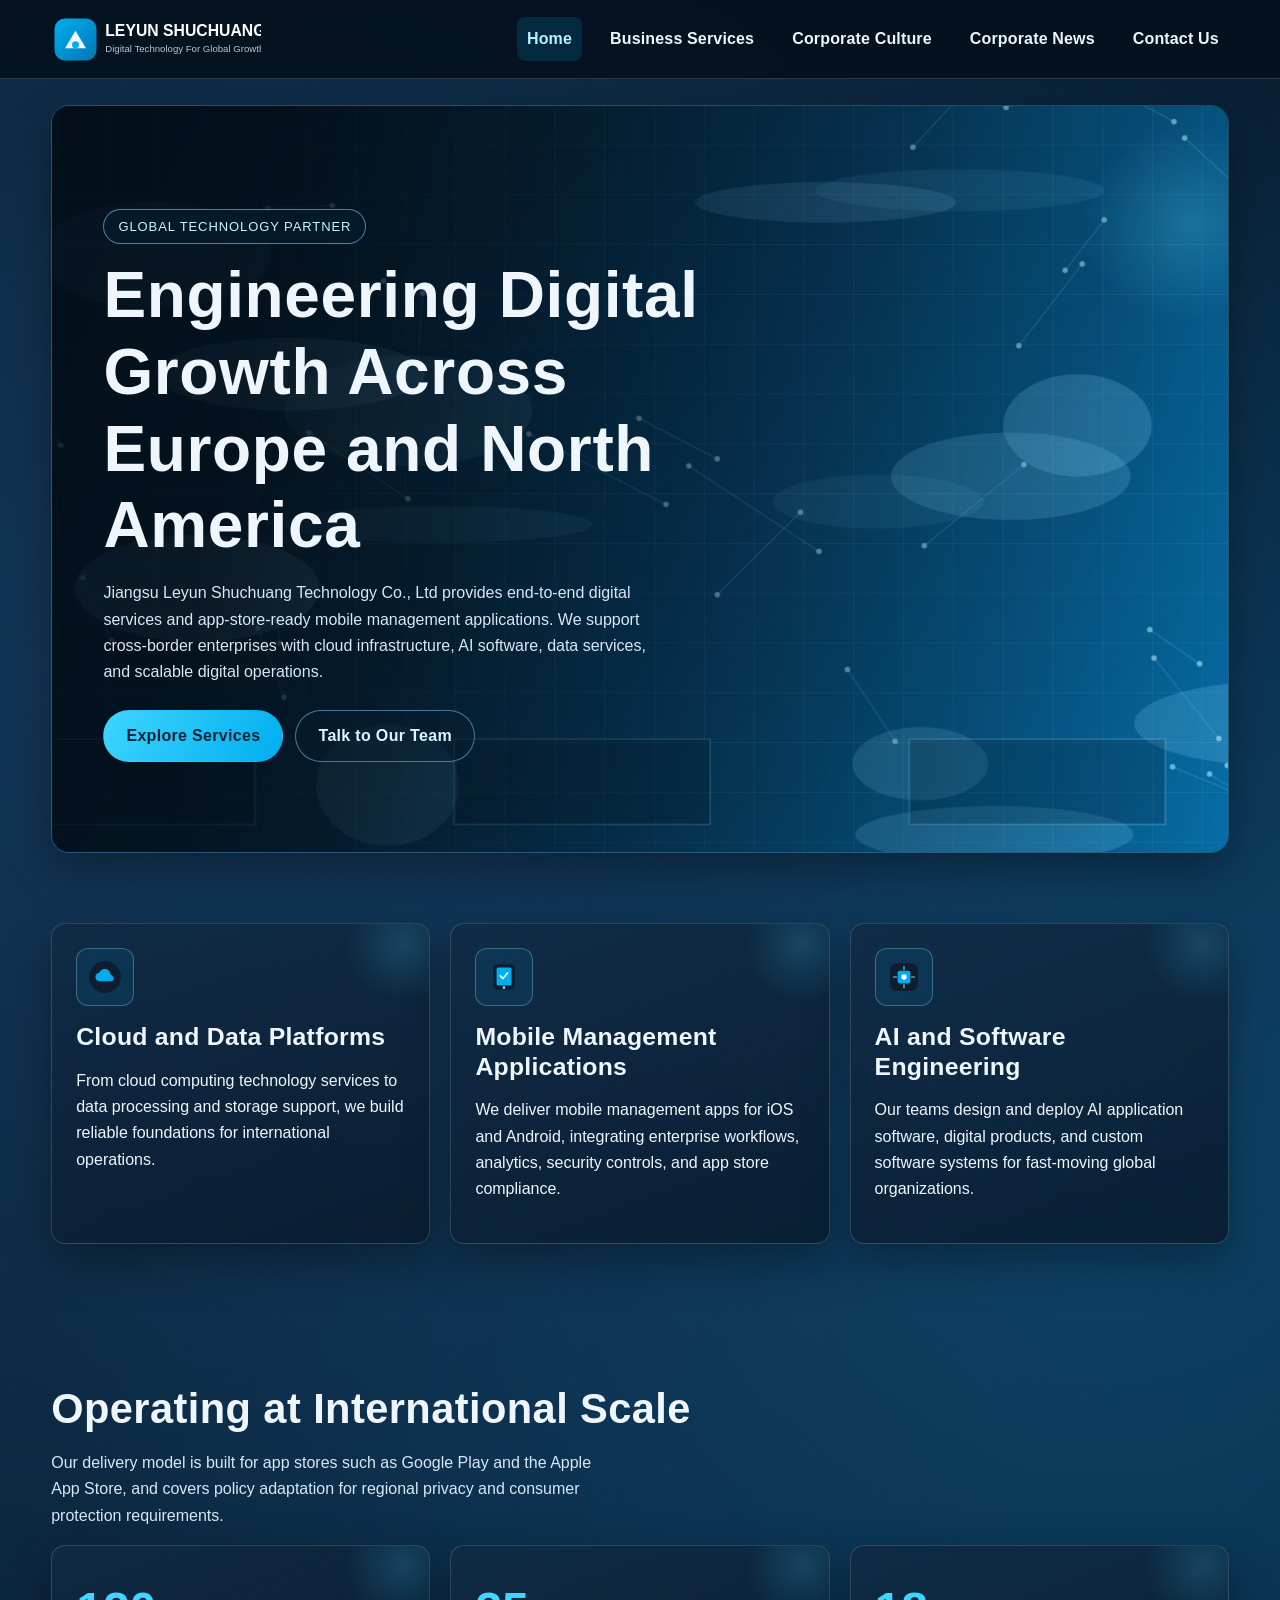
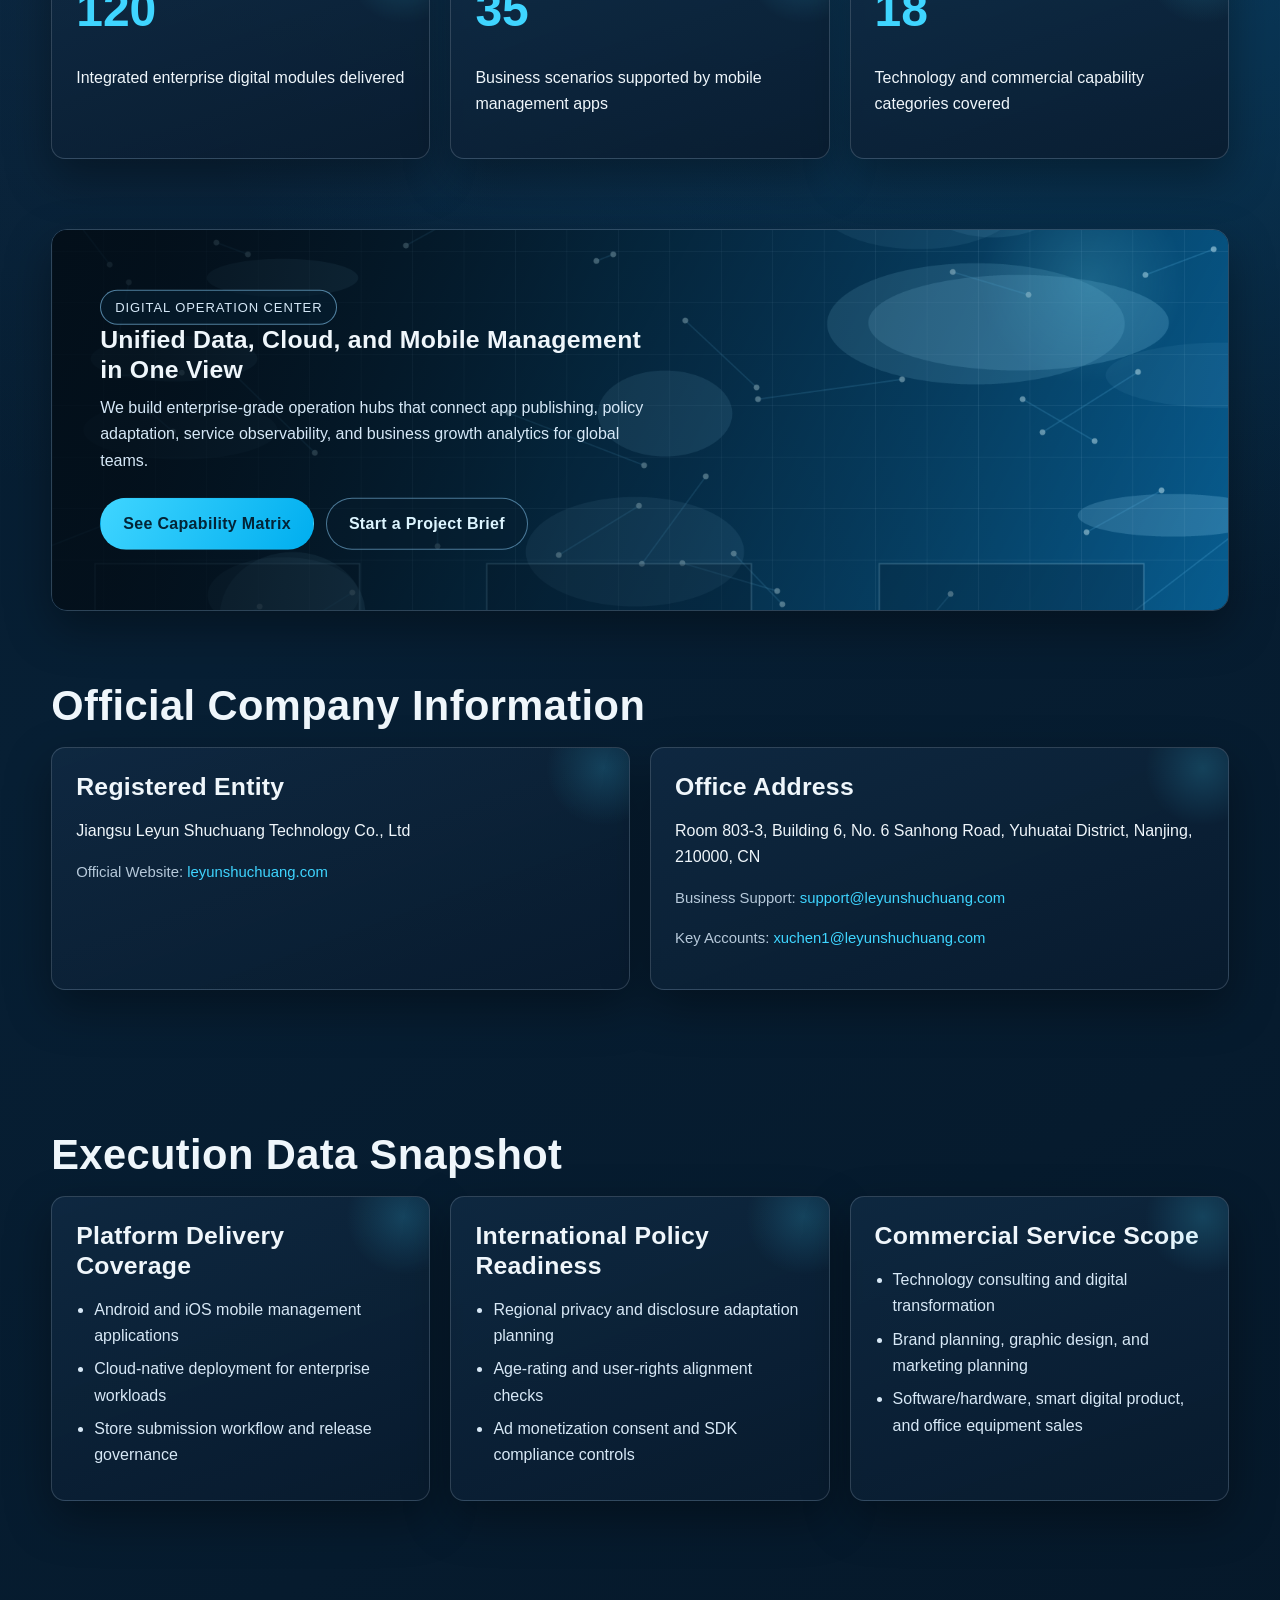
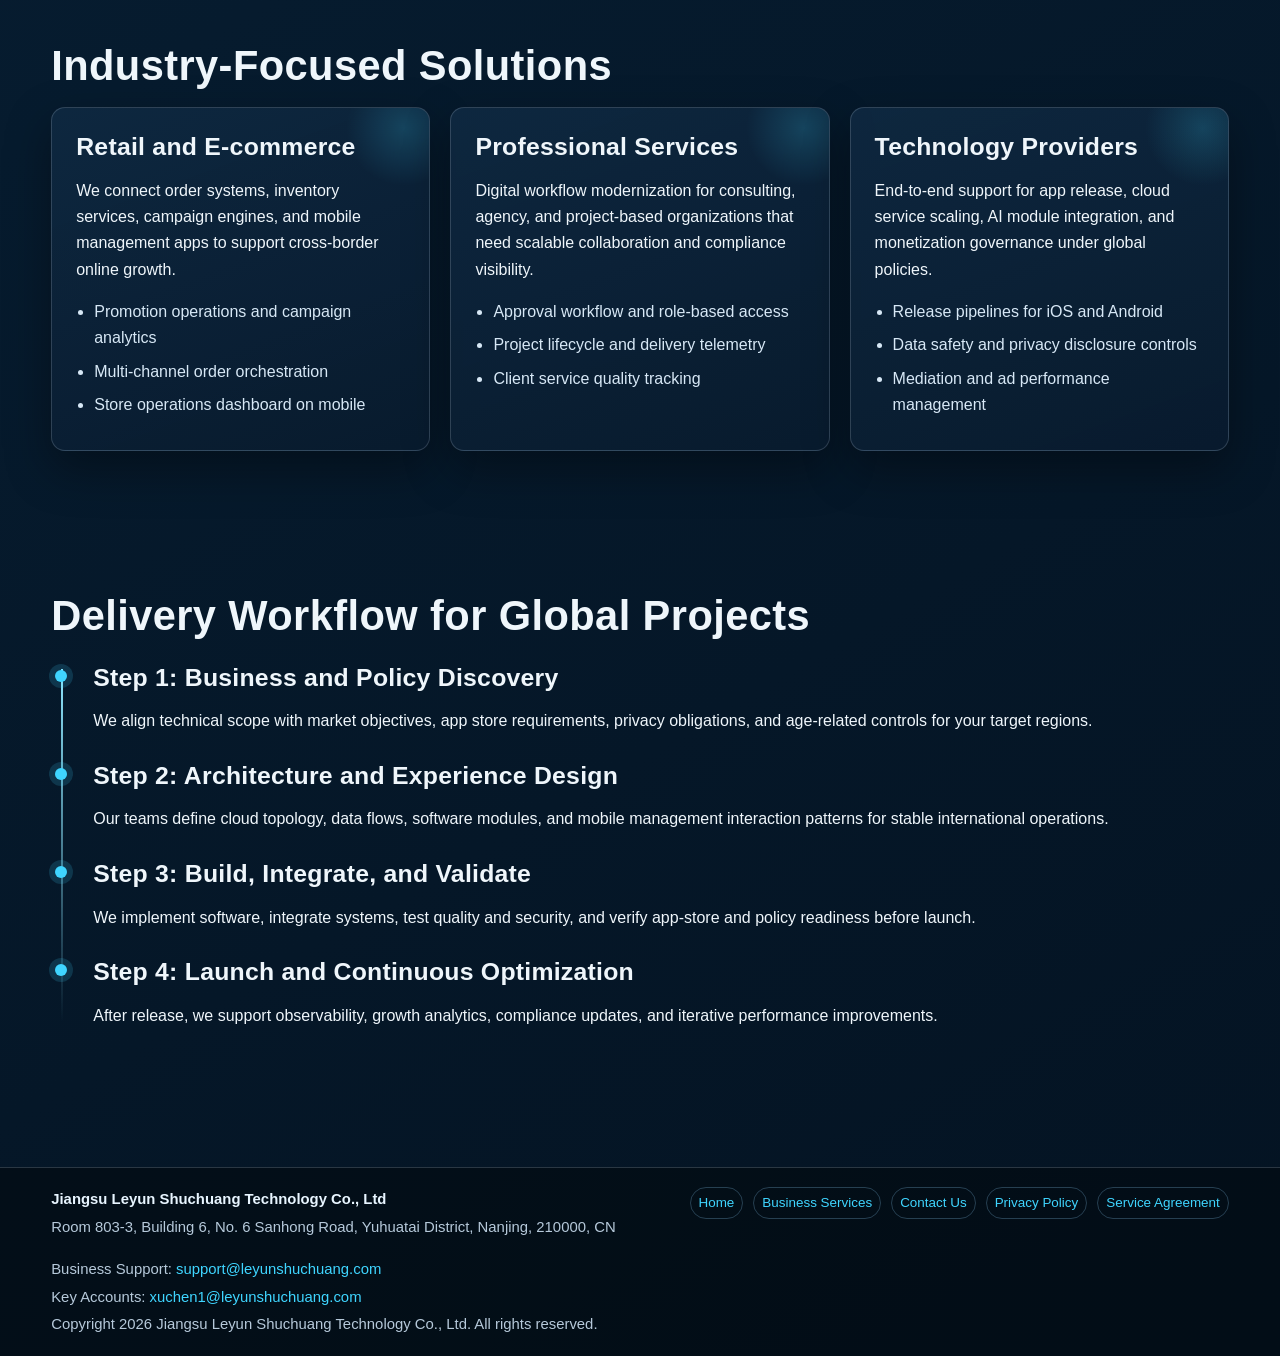
<file: index.html>
<!DOCTYPE html>
<html lang="en">
<head>
  <meta charset="UTF-8">
  <meta http-equiv="X-UA-Compatible" content="IE=edge">
  <meta name="viewport" content="width=device-width, initial-scale=1.0">
  <title>Leyun Shuchuang | Global Digital Technology Company</title>
  <meta name="description" content="Jiangsu Leyun Shuchuang Technology Co., Ltd delivers cloud, big data, software, AI, digital transformation, and mobile management applications for EU and North American markets.">
  <meta name="robots" content="index,follow,max-image-preview:large,max-snippet:-1,max-video-preview:-1">
  <meta name="theme-color" content="#061a2b">
  <link rel="canonical" href="https://leyunshuchuang.com/">
  <meta property="og:type" content="website">
  <meta property="og:title" content="Leyun Shuchuang | Global Digital Technology Company">
  <meta property="og:description" content="Enterprise-grade digital technology services and mobile management applications for global businesses.">
  <meta property="og:url" content="https://leyunshuchuang.com/">
  <meta property="og:image" content="https://leyunshuchuang.com/images/hero-tech.png">
  <meta name="twitter:card" content="summary_large_image">
  <meta name="twitter:title" content="Leyun Shuchuang | Global Digital Technology Company">
  <meta name="twitter:description" content="Cloud, AI, software, data, and mobile management solutions for modern enterprises.">
  <meta name="twitter:image" content="https://leyunshuchuang.com/images/hero-tech.png">
  <link rel="stylesheet" href="css/style.css">
  <script type="application/ld+json">
    {
      "@context": "https://schema.org",
      "@type": "Organization",
      "name": "Jiangsu Leyun Shuchuang Technology Co., Ltd",
      "url": "https://leyunshuchuang.com",
      "logo": "https://leyunshuchuang.com/images/logo.svg",
      "contactPoint": [
        {
          "@type": "ContactPoint",
          "contactType": "Business Support",
          "email": "support@leyunshuchuang.com",
          "availableLanguage": ["English"]
        },
        {
          "@type": "ContactPoint",
          "contactType": "Key Accounts",
          "email": "xuchen1@leyunshuchuang.com",
          "availableLanguage": ["English"]
        }
      ],
      "address": {
        "@type": "PostalAddress",
        "streetAddress": "Room 803-3, Building 6, No. 6 Sanhong Road",
        "addressLocality": "Nanjing",
        "addressRegion": "Yuhuatai District",
        "postalCode": "210000",
        "addressCountry": "CN"
      }
    }
  </script>
</head>
<body>
  <a class="skip-link" href="#main-content">Skip to content</a>
  <header class="site-header">
    <div class="nav-shell">
      <a class="brand" href="index.html" aria-label="Leyun Shuchuang Home">
        <img src="images/logo.svg" alt="Jiangsu Leyun Shuchuang Technology Co., Ltd">
      </a>
      <button class="menu-toggle" aria-expanded="false" aria-controls="primary-nav">Menu</button>
      <nav id="primary-nav" class="nav-links" aria-label="Main navigation">
        <a class="active" href="index.html">Home</a>
        <a href="services.html">Business Services</a>
        <a href="culture.html">Corporate Culture</a>
        <a href="news.html">Corporate News</a>
        <a href="contact.html">Contact Us</a>
      </nav>
    </div>
  </header>

  <main id="main-content">
    <section class="hero">
      <img class="hero-bg" src="images/hero-tech.png" alt="Global digital technology operations">
      <div class="hero-content">
        <p class="eyebrow">Global Technology Partner</p>
        <h1>Engineering Digital Growth Across Europe and North America</h1>
        <p class="lead">Jiangsu Leyun Shuchuang Technology Co., Ltd provides end-to-end digital services and app-store-ready mobile management applications. We support cross-border enterprises with cloud infrastructure, AI software, data services, and scalable digital operations.</p>
        <div class="btn-row">
          <a class="btn btn-primary" href="services.html">Explore Services</a>
          <a class="btn btn-ghost" href="contact.html">Talk to Our Team</a>
        </div>
      </div>
    </section>

    <section class="section reveal">
      <div class="grid grid-3 stagger">
        <article class="card">
          <div class="icon-chip"><img src="images/icon-cloud.svg" width="34" height="34" alt="Cloud icon"></div>
          <h3>Cloud and Data Platforms</h3>
          <p>From cloud computing technology services to data processing and storage support, we build reliable foundations for international operations.</p>
        </article>
        <article class="card">
          <div class="icon-chip"><img src="images/icon-mobile.svg" width="34" height="34" alt="Mobile icon"></div>
          <h3>Mobile Management Applications</h3>
          <p>We deliver mobile management apps for iOS and Android, integrating enterprise workflows, analytics, security controls, and app store compliance.</p>
        </article>
        <article class="card">
          <div class="icon-chip"><img src="images/icon-ai.svg" width="34" height="34" alt="AI icon"></div>
          <h3>AI and Software Engineering</h3>
          <p>Our teams design and deploy AI application software, digital products, and custom software systems for fast-moving global organizations.</p>
        </article>
      </div>
    </section>

    <section class="section reveal">
      <h2>Operating at International Scale</h2>
      <p class="lead">Our delivery model is built for app stores such as Google Play and the Apple App Store, and covers policy adaptation for regional privacy and consumer protection requirements.</p>
      <div class="grid grid-3 stagger">
        <article class="card">
          <div class="kpi" data-counter="120">0</div>
          <p>Integrated enterprise digital modules delivered</p>
        </article>
        <article class="card">
          <div class="kpi" data-counter="35">0</div>
          <p>Business scenarios supported by mobile management apps</p>
        </article>
        <article class="card">
          <div class="kpi" data-counter="18">0</div>
          <p>Technology and commercial capability categories covered</p>
        </article>
      </div>
    </section>

    <section class="banner banner-overlay reveal">
      <img src="images/home-data-hub.png" alt="Enterprise digital operation center visual">
      <div class="banner-content">
        <p class="eyebrow">Digital Operation Center</p>
        <h3>Unified Data, Cloud, and Mobile Management in One View</h3>
        <p>We build enterprise-grade operation hubs that connect app publishing, policy adaptation, service observability, and business growth analytics for global teams.</p>
        <div class="btn-row">
          <a class="btn btn-primary" href="services.html">See Capability Matrix</a>
          <a class="btn btn-ghost" href="contact.html">Start a Project Brief</a>
        </div>
      </div>
    </section>

    <section class="section reveal">
      <h2>Official Company Information</h2>
      <div class="grid grid-2">
        <article class="card">
          <h3>Registered Entity</h3>
          <p>Jiangsu Leyun Shuchuang Technology Co., Ltd</p>
          <p class="small">Official Website: <a href="https://leyunshuchuang.com" target="_blank" rel="noopener">leyunshuchuang.com</a></p>
        </article>
        <article class="card">
          <h3>Office Address</h3>
          <p>Room 803-3, Building 6, No. 6 Sanhong Road, Yuhuatai District, Nanjing, 210000, CN</p>
          <p class="small">Business Support: <a href="mailto:support@leyunshuchuang.com">support@leyunshuchuang.com</a></p>
          <p class="small">Key Accounts: <a href="mailto:xuchen1@leyunshuchuang.com">xuchen1@leyunshuchuang.com</a></p>
        </article>
      </div>
    </section>

    <section class="section reveal">
      <h2>Execution Data Snapshot</h2>
      <div class="grid grid-3 stagger">
        <article class="card">
          <h3>Platform Delivery Coverage</h3>
          <ul class="data-list">
            <li>Android and iOS mobile management applications</li>
            <li>Cloud-native deployment for enterprise workloads</li>
            <li>Store submission workflow and release governance</li>
          </ul>
        </article>
        <article class="card">
          <h3>International Policy Readiness</h3>
          <ul class="data-list">
            <li>Regional privacy and disclosure adaptation planning</li>
            <li>Age-rating and user-rights alignment checks</li>
            <li>Ad monetization consent and SDK compliance controls</li>
          </ul>
        </article>
        <article class="card">
          <h3>Commercial Service Scope</h3>
          <ul class="data-list">
            <li>Technology consulting and digital transformation</li>
            <li>Brand planning, graphic design, and marketing planning</li>
            <li>Software/hardware, smart digital product, and office equipment sales</li>
          </ul>
        </article>
      </div>
    </section>

    <section class="section reveal">
      <h2>Industry-Focused Solutions</h2>
      <div class="grid grid-3 stagger">
        <article class="card">
          <h3>Retail and E-commerce</h3>
          <p>We connect order systems, inventory services, campaign engines, and mobile management apps to support cross-border online growth.</p>
          <ul class="data-list">
            <li>Promotion operations and campaign analytics</li>
            <li>Multi-channel order orchestration</li>
            <li>Store operations dashboard on mobile</li>
          </ul>
        </article>
        <article class="card">
          <h3>Professional Services</h3>
          <p>Digital workflow modernization for consulting, agency, and project-based organizations that need scalable collaboration and compliance visibility.</p>
          <ul class="data-list">
            <li>Approval workflow and role-based access</li>
            <li>Project lifecycle and delivery telemetry</li>
            <li>Client service quality tracking</li>
          </ul>
        </article>
        <article class="card">
          <h3>Technology Providers</h3>
          <p>End-to-end support for app release, cloud service scaling, AI module integration, and monetization governance under global policies.</p>
          <ul class="data-list">
            <li>Release pipelines for iOS and Android</li>
            <li>Data safety and privacy disclosure controls</li>
            <li>Mediation and ad performance management</li>
          </ul>
        </article>
      </div>
    </section>

    <section class="section reveal">
      <h2>Delivery Workflow for Global Projects</h2>
      <div class="timeline">
        <article class="timeline-item">
          <h3>Step 1: Business and Policy Discovery</h3>
          <p>We align technical scope with market objectives, app store requirements, privacy obligations, and age-related controls for your target regions.</p>
        </article>
        <article class="timeline-item">
          <h3>Step 2: Architecture and Experience Design</h3>
          <p>Our teams define cloud topology, data flows, software modules, and mobile management interaction patterns for stable international operations.</p>
        </article>
        <article class="timeline-item">
          <h3>Step 3: Build, Integrate, and Validate</h3>
          <p>We implement software, integrate systems, test quality and security, and verify app-store and policy readiness before launch.</p>
        </article>
        <article class="timeline-item">
          <h3>Step 4: Launch and Continuous Optimization</h3>
          <p>After release, we support observability, growth analytics, compliance updates, and iterative performance improvements.</p>
        </article>
      </div>
    </section>
  </main>

  <footer class="site-footer">
    <div class="footer-shell footer-compact">
      <div class="footer-company">
        <p class="small footer-title">Jiangsu Leyun Shuchuang Technology Co., Ltd</p>
        <p class="small">Room 803-3, Building 6, No. 6 Sanhong Road, Yuhuatai District, Nanjing, 210000, CN</p>
      </div>
      <nav class="footer-links" aria-label="Footer links">
        <a href="index.html">Home</a>
        <a href="services.html">Business Services</a>
        <a href="contact.html">Contact Us</a>
        <a href="privacy-policy.html">Privacy Policy</a>
        <a href="service-agreement.html">Service Agreement</a>
      </nav>
      <div class="footer-contact">
        <p class="small">Business Support: <a href="mailto:support@leyunshuchuang.com">support@leyunshuchuang.com</a></p>
        <p class="small">Key Accounts: <a href="mailto:xuchen1@leyunshuchuang.com">xuchen1@leyunshuchuang.com</a></p>
        <p class="small">Copyright <span id="year"></span> Jiangsu Leyun Shuchuang Technology Co., Ltd. All rights reserved.</p>
      </div>
    </div>
  </footer>

  <script src="js/main.js" defer></script>
</body>
</html>
</file>
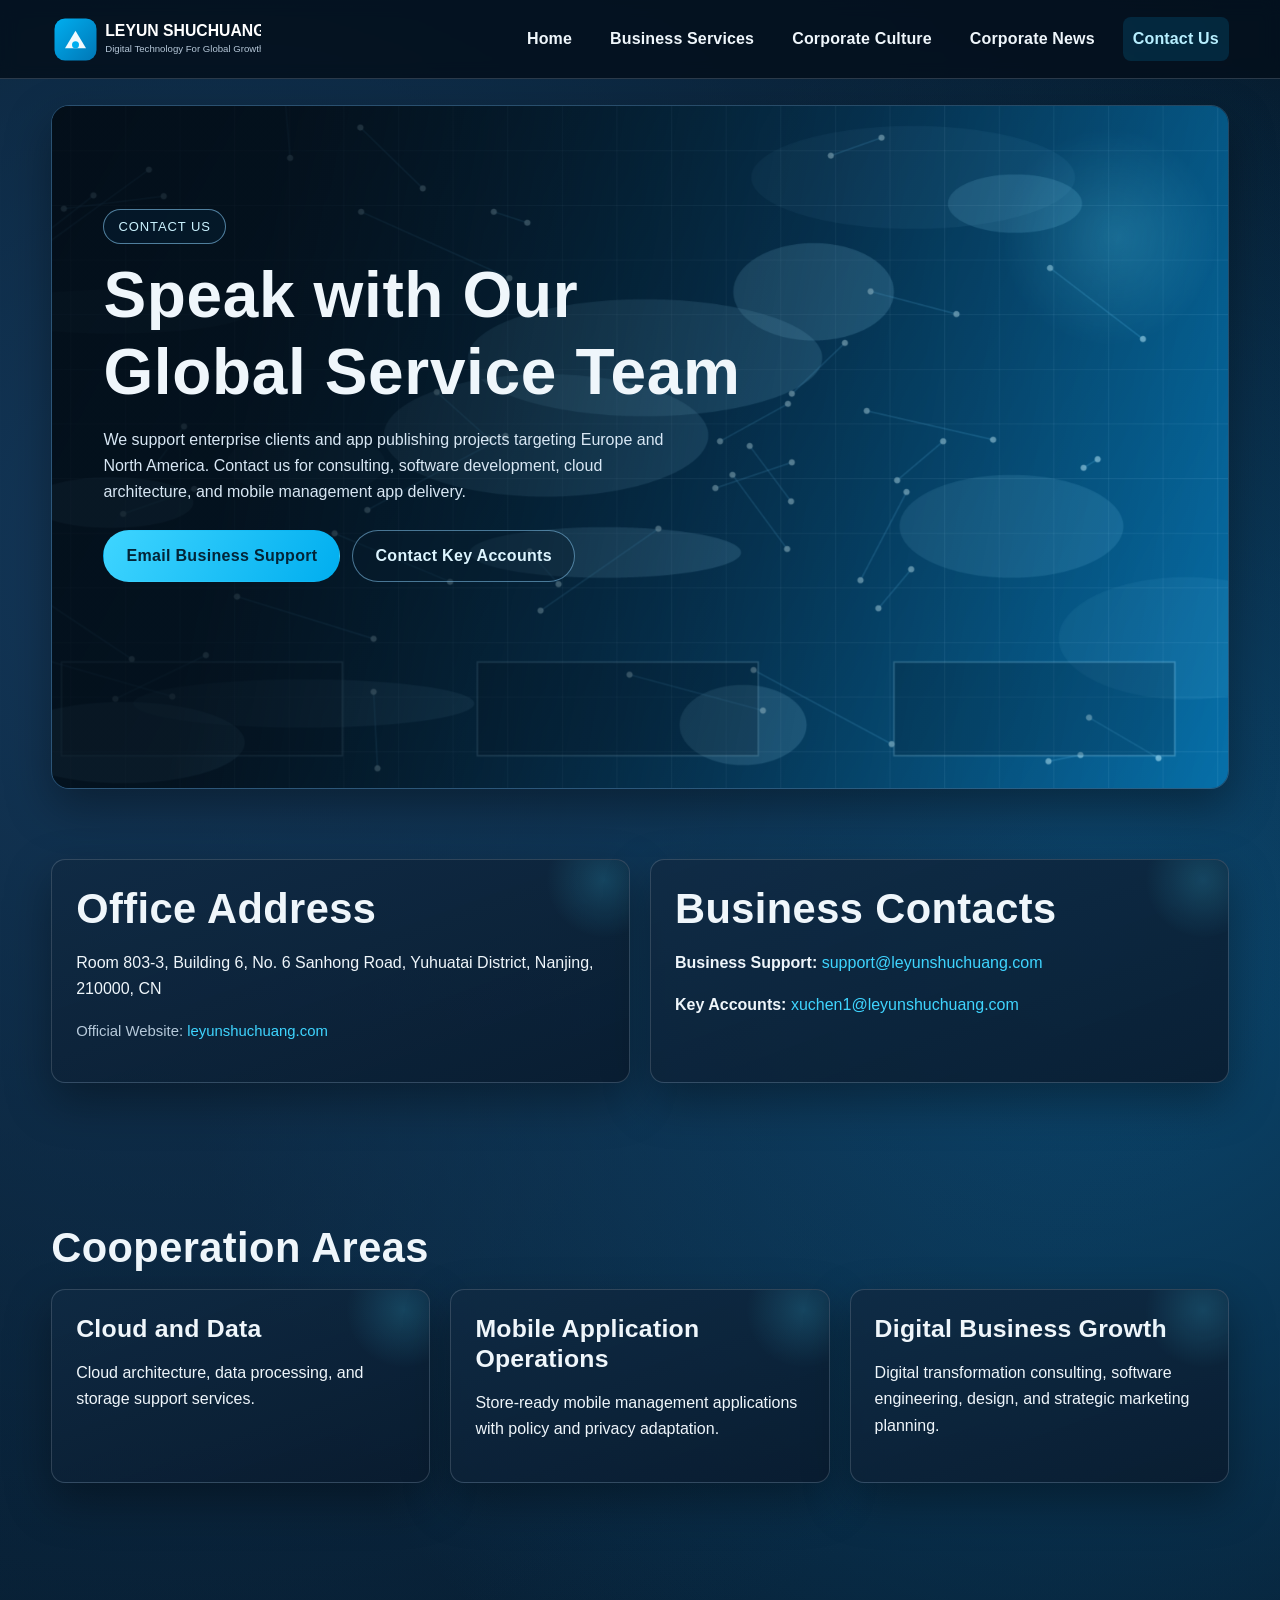
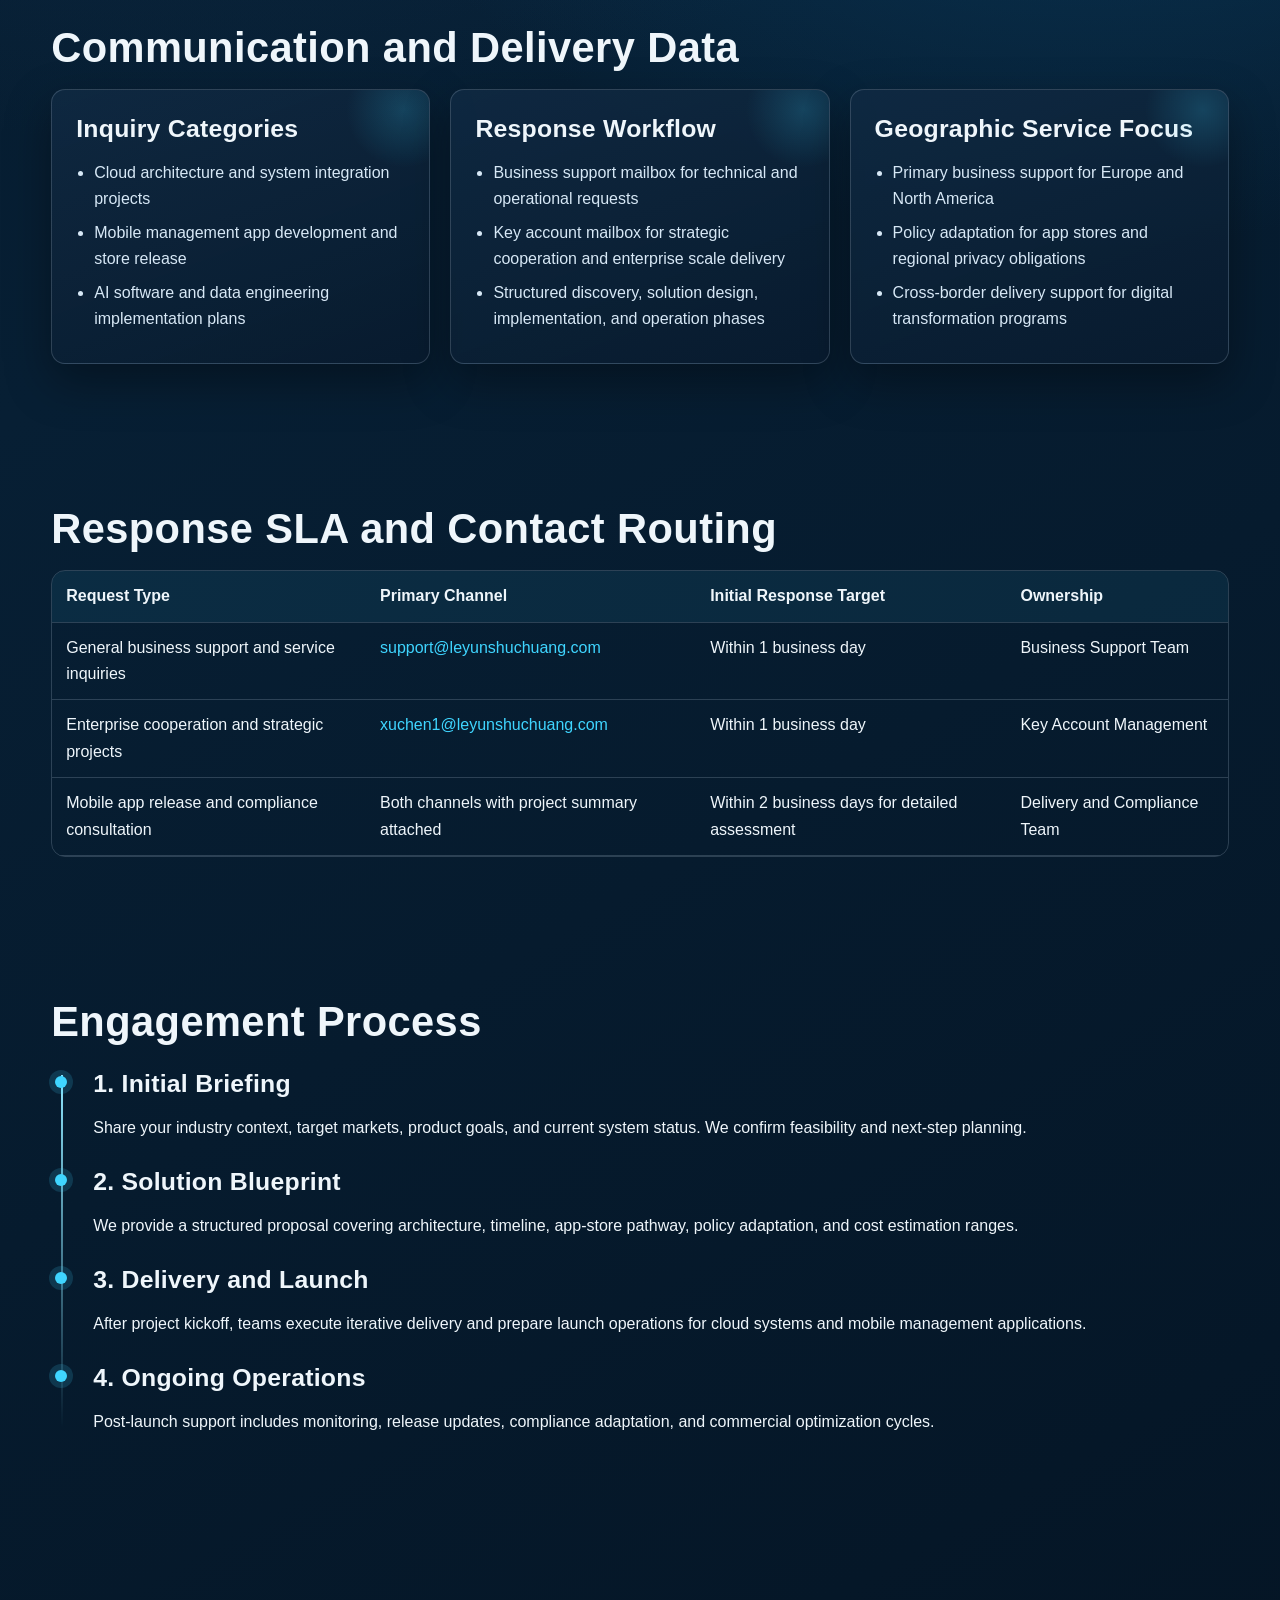
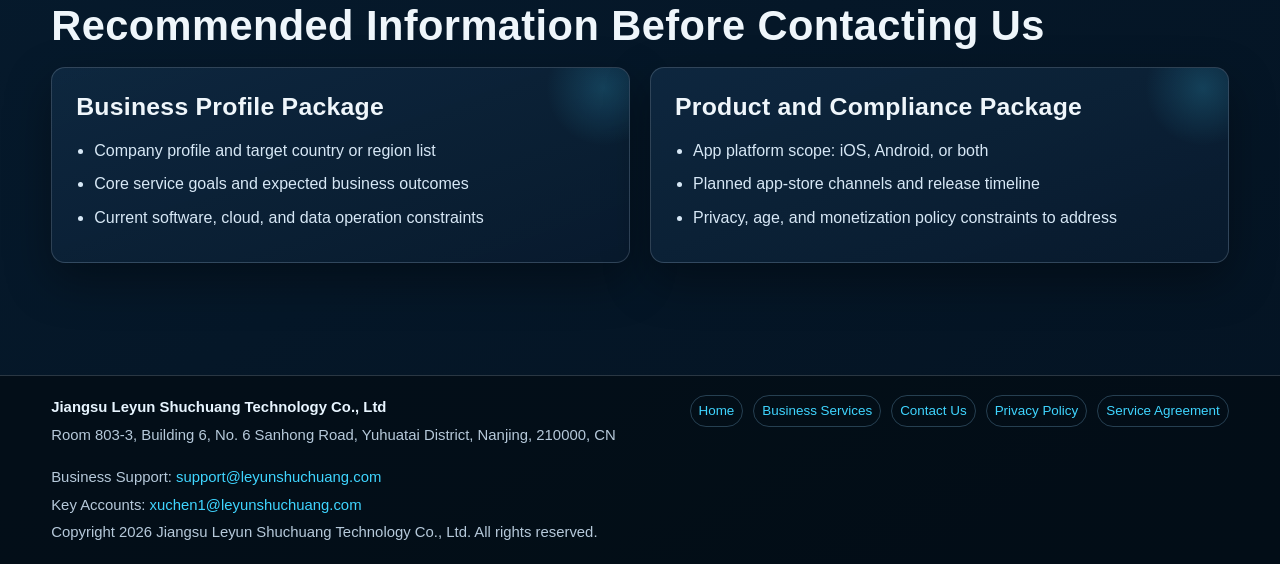
<file: contact.html>
<!DOCTYPE html>
<html lang="en">
<head>
  <meta charset="UTF-8">
  <meta http-equiv="X-UA-Compatible" content="IE=edge">
  <meta name="viewport" content="width=device-width, initial-scale=1.0">
  <title>Contact Us | Leyun Shuchuang</title>
  <meta name="description" content="Contact Jiangsu Leyun Shuchuang Technology Co., Ltd for business support and key account cooperation.">
  <meta name="robots" content="index,follow,max-image-preview:large,max-snippet:-1,max-video-preview:-1">
  <link rel="canonical" href="https://leyunshuchuang.com/contact.html">
  <link rel="stylesheet" href="css/style.css">
</head>
<body>
  <a class="skip-link" href="#main-content">Skip to content</a>
  <header class="site-header">
    <div class="nav-shell">
      <a class="brand" href="index.html" aria-label="Leyun Shuchuang Home">
        <img src="images/logo.svg" alt="Jiangsu Leyun Shuchuang Technology Co., Ltd">
      </a>
      <button class="menu-toggle" aria-expanded="false" aria-controls="primary-nav">Menu</button>
      <nav id="primary-nav" class="nav-links" aria-label="Main navigation">
        <a href="index.html">Home</a>
        <a href="services.html">Business Services</a>
        <a href="culture.html">Corporate Culture</a>
        <a href="news.html">Corporate News</a>
        <a class="active" href="contact.html">Contact Us</a>
      </nav>
    </div>
  </header>

  <main id="main-content">
    <section class="hero">
      <img class="hero-bg" src="images/contact-hub.png" alt="Global enterprise contact and operations support">
      <div class="hero-content">
        <p class="eyebrow">Contact Us</p>
        <h1>Speak with Our Global Service Team</h1>
        <p class="lead">We support enterprise clients and app publishing projects targeting Europe and North America. Contact us for consulting, software development, cloud architecture, and mobile management app delivery.</p>
        <div class="btn-row">
          <a class="btn btn-primary" href="mailto:support@leyunshuchuang.com">Email Business Support</a>
          <a class="btn btn-ghost" href="mailto:xuchen1@leyunshuchuang.com">Contact Key Accounts</a>
        </div>
      </div>
    </section>

    <section class="section reveal">
      <div class="grid grid-2 stagger">
        <article class="card">
          <h2>Office Address</h2>
          <p>Room 803-3, Building 6, No. 6 Sanhong Road, Yuhuatai District, Nanjing, 210000, CN</p>
          <p class="small">Official Website: <a href="https://leyunshuchuang.com" target="_blank" rel="noopener">leyunshuchuang.com</a></p>
        </article>
        <article class="card">
          <h2>Business Contacts</h2>
          <p><strong>Business Support:</strong> <a href="mailto:support@leyunshuchuang.com">support@leyunshuchuang.com</a></p>
          <p><strong>Key Accounts:</strong> <a href="mailto:xuchen1@leyunshuchuang.com">xuchen1@leyunshuchuang.com</a></p>
        </article>
      </div>
    </section>

    <section class="section reveal">
      <h2>Cooperation Areas</h2>
      <div class="grid grid-3 stagger">
        <article class="card"><h3>Cloud and Data</h3><p>Cloud architecture, data processing, and storage support services.</p></article>
        <article class="card"><h3>Mobile Application Operations</h3><p>Store-ready mobile management applications with policy and privacy adaptation.</p></article>
        <article class="card"><h3>Digital Business Growth</h3><p>Digital transformation consulting, software engineering, design, and strategic marketing planning.</p></article>
      </div>
    </section>

    <section class="section reveal">
      <h2>Communication and Delivery Data</h2>
      <div class="grid grid-3 stagger">
        <article class="card">
          <h3>Inquiry Categories</h3>
          <ul class="data-list">
            <li>Cloud architecture and system integration projects</li>
            <li>Mobile management app development and store release</li>
            <li>AI software and data engineering implementation plans</li>
          </ul>
        </article>
        <article class="card">
          <h3>Response Workflow</h3>
          <ul class="data-list">
            <li>Business support mailbox for technical and operational requests</li>
            <li>Key account mailbox for strategic cooperation and enterprise scale delivery</li>
            <li>Structured discovery, solution design, implementation, and operation phases</li>
          </ul>
        </article>
        <article class="card">
          <h3>Geographic Service Focus</h3>
          <ul class="data-list">
            <li>Primary business support for Europe and North America</li>
            <li>Policy adaptation for app stores and regional privacy obligations</li>
            <li>Cross-border delivery support for digital transformation programs</li>
          </ul>
        </article>
      </div>
    </section>

    <section class="section reveal">
      <h2>Response SLA and Contact Routing</h2>
      <div class="table-wrap">
        <table>
          <thead>
            <tr>
              <th>Request Type</th>
              <th>Primary Channel</th>
              <th>Initial Response Target</th>
              <th>Ownership</th>
            </tr>
          </thead>
          <tbody>
            <tr>
              <td>General business support and service inquiries</td>
              <td><a href="mailto:support@leyunshuchuang.com">support@leyunshuchuang.com</a></td>
              <td>Within 1 business day</td>
              <td>Business Support Team</td>
            </tr>
            <tr>
              <td>Enterprise cooperation and strategic projects</td>
              <td><a href="mailto:xuchen1@leyunshuchuang.com">xuchen1@leyunshuchuang.com</a></td>
              <td>Within 1 business day</td>
              <td>Key Account Management</td>
            </tr>
            <tr>
              <td>Mobile app release and compliance consultation</td>
              <td>Both channels with project summary attached</td>
              <td>Within 2 business days for detailed assessment</td>
              <td>Delivery and Compliance Team</td>
            </tr>
          </tbody>
        </table>
      </div>
    </section>

    <section class="section reveal">
      <h2>Engagement Process</h2>
      <div class="timeline">
        <article class="timeline-item">
          <h3>1. Initial Briefing</h3>
          <p>Share your industry context, target markets, product goals, and current system status. We confirm feasibility and next-step planning.</p>
        </article>
        <article class="timeline-item">
          <h3>2. Solution Blueprint</h3>
          <p>We provide a structured proposal covering architecture, timeline, app-store pathway, policy adaptation, and cost estimation ranges.</p>
        </article>
        <article class="timeline-item">
          <h3>3. Delivery and Launch</h3>
          <p>After project kickoff, teams execute iterative delivery and prepare launch operations for cloud systems and mobile management applications.</p>
        </article>
        <article class="timeline-item">
          <h3>4. Ongoing Operations</h3>
          <p>Post-launch support includes monitoring, release updates, compliance adaptation, and commercial optimization cycles.</p>
        </article>
      </div>
    </section>

    <section class="section reveal">
      <h2>Recommended Information Before Contacting Us</h2>
      <div class="grid grid-2 stagger">
        <article class="card">
          <h3>Business Profile Package</h3>
          <ul class="data-list">
            <li>Company profile and target country or region list</li>
            <li>Core service goals and expected business outcomes</li>
            <li>Current software, cloud, and data operation constraints</li>
          </ul>
        </article>
        <article class="card">
          <h3>Product and Compliance Package</h3>
          <ul class="data-list">
            <li>App platform scope: iOS, Android, or both</li>
            <li>Planned app-store channels and release timeline</li>
            <li>Privacy, age, and monetization policy constraints to address</li>
          </ul>
        </article>
      </div>
    </section>
  </main>

  <footer class="site-footer">
    <div class="footer-shell footer-compact">
      <div class="footer-company">
        <p class="small footer-title">Jiangsu Leyun Shuchuang Technology Co., Ltd</p>
        <p class="small">Room 803-3, Building 6, No. 6 Sanhong Road, Yuhuatai District, Nanjing, 210000, CN</p>
      </div>
      <nav class="footer-links" aria-label="Footer links">
        <a href="index.html">Home</a>
        <a href="services.html">Business Services</a>
        <a href="contact.html">Contact Us</a>
        <a href="privacy-policy.html">Privacy Policy</a>
        <a href="service-agreement.html">Service Agreement</a>
      </nav>
      <div class="footer-contact">
        <p class="small">Business Support: <a href="mailto:support@leyunshuchuang.com">support@leyunshuchuang.com</a></p>
        <p class="small">Key Accounts: <a href="mailto:xuchen1@leyunshuchuang.com">xuchen1@leyunshuchuang.com</a></p>
        <p class="small">Copyright <span id="year"></span> Jiangsu Leyun Shuchuang Technology Co., Ltd. All rights reserved.</p>
      </div>
    </div>
  </footer>

  <script src="js/main.js" defer></script>
</body>
</html>
</file>
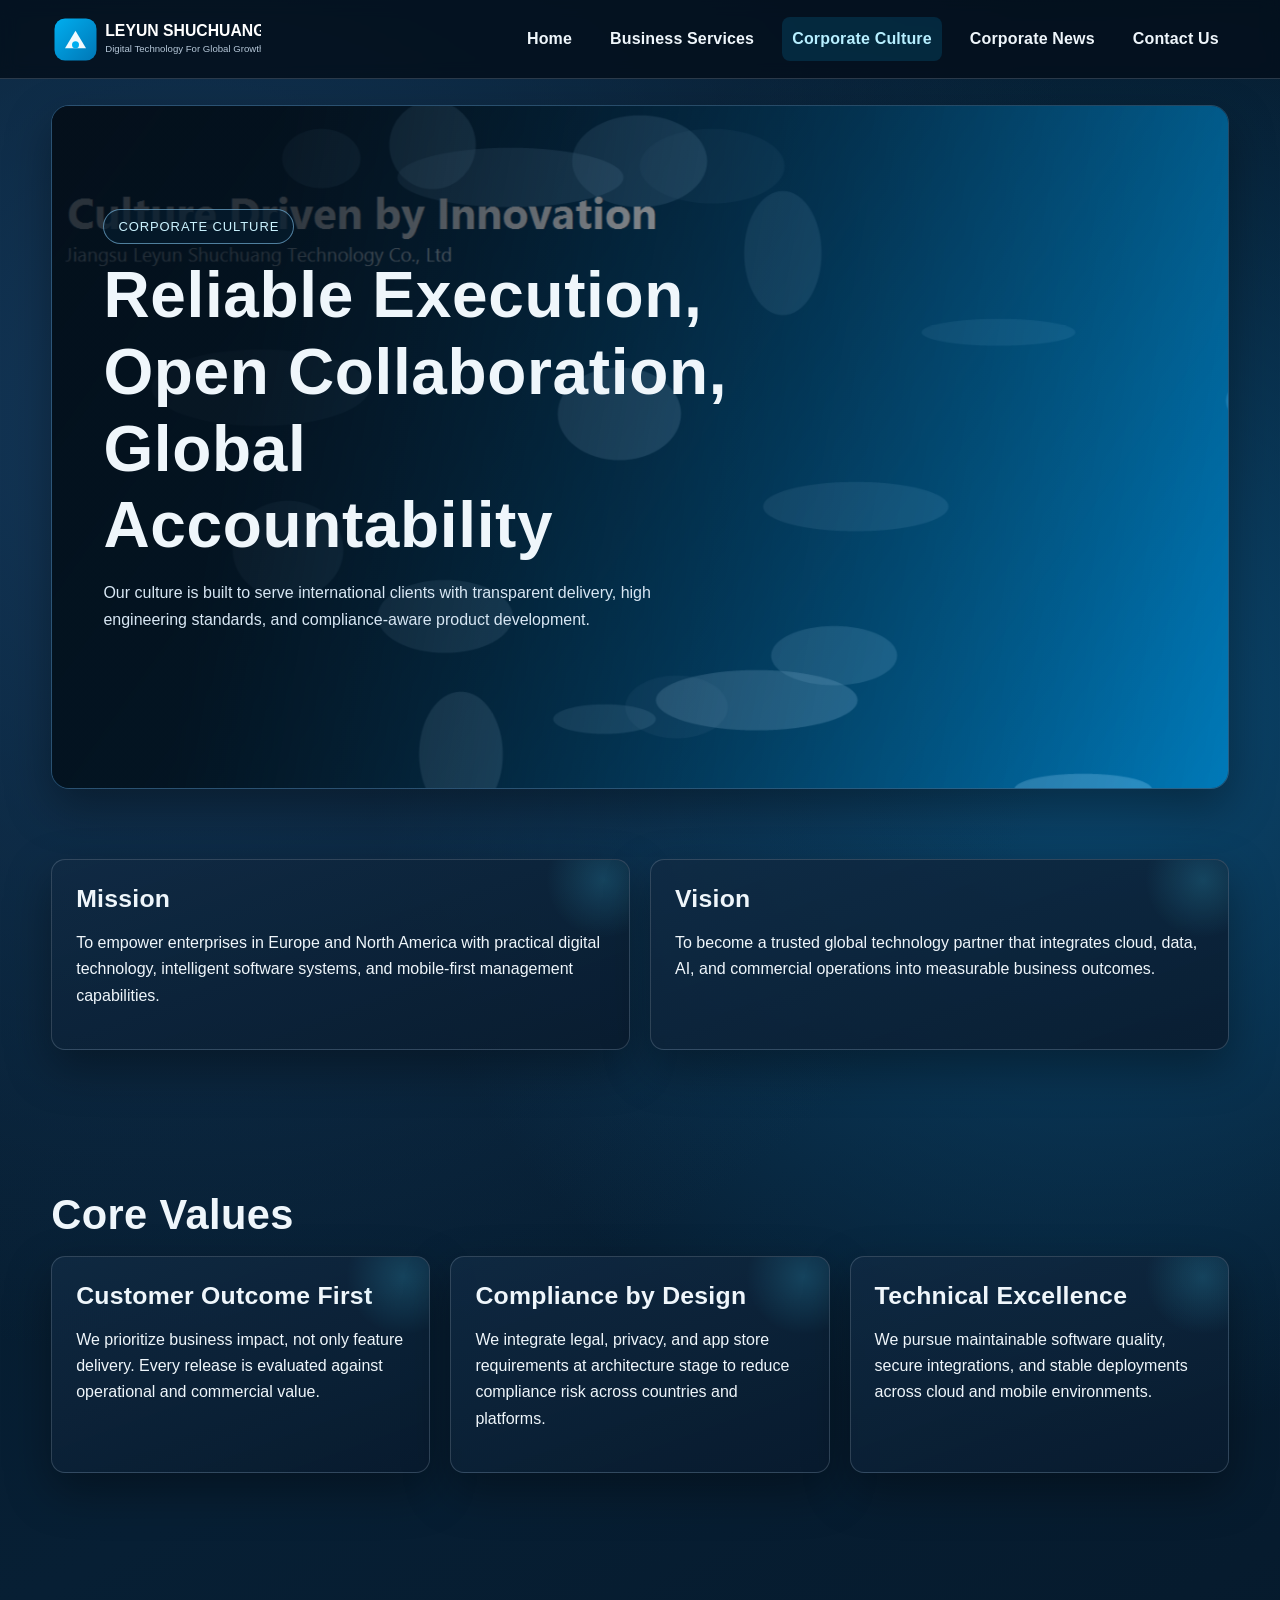
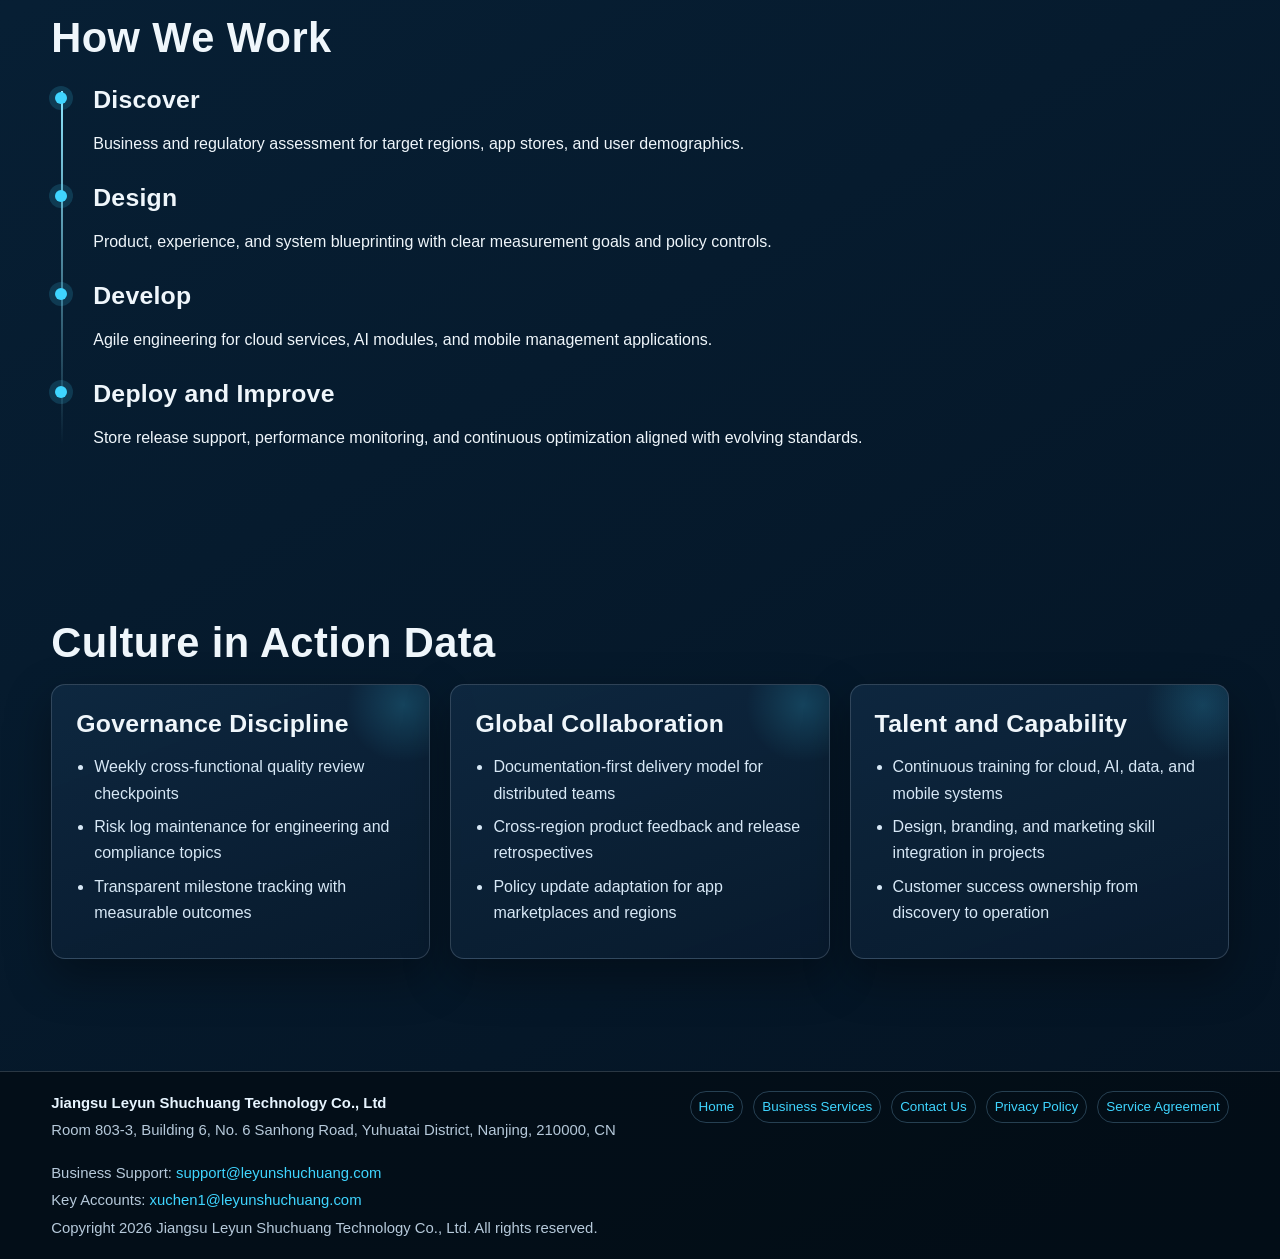
<file: culture.html>
<!DOCTYPE html>
<html lang="en">
<head>
  <meta charset="UTF-8">
  <meta http-equiv="X-UA-Compatible" content="IE=edge">
  <meta name="viewport" content="width=device-width, initial-scale=1.0">
  <title>Corporate Culture | Leyun Shuchuang</title>
  <meta name="description" content="Learn about Leyun Shuchuang's culture of engineering quality, responsible innovation, global compliance, and customer-first execution.">
  <meta name="robots" content="index,follow,max-image-preview:large,max-snippet:-1,max-video-preview:-1">
  <link rel="canonical" href="https://leyunshuchuang.com/culture.html">
  <link rel="stylesheet" href="css/style.css">
</head>
<body>
  <a class="skip-link" href="#main-content">Skip to content</a>
  <header class="site-header">
    <div class="nav-shell">
      <a class="brand" href="index.html" aria-label="Leyun Shuchuang Home">
        <img src="images/logo.svg" alt="Jiangsu Leyun Shuchuang Technology Co., Ltd">
      </a>
      <button class="menu-toggle" aria-expanded="false" aria-controls="primary-nav">Menu</button>
      <nav id="primary-nav" class="nav-links" aria-label="Main navigation">
        <a href="index.html">Home</a>
        <a href="services.html">Business Services</a>
        <a class="active" href="culture.html">Corporate Culture</a>
        <a href="news.html">Corporate News</a>
        <a href="contact.html">Contact Us</a>
      </nav>
    </div>
  </header>

  <main id="main-content">
    <section class="hero">
      <img class="hero-bg" src="images/culture-vision.png" alt="Corporate culture and innovation">
      <div class="hero-content">
        <p class="eyebrow">Corporate Culture</p>
        <h1>Reliable Execution, Open Collaboration, Global Accountability</h1>
        <p class="lead">Our culture is built to serve international clients with transparent delivery, high engineering standards, and compliance-aware product development.</p>
      </div>
    </section>

    <section class="section reveal">
      <div class="grid grid-2 stagger">
        <article class="card">
          <h3>Mission</h3>
          <p>To empower enterprises in Europe and North America with practical digital technology, intelligent software systems, and mobile-first management capabilities.</p>
        </article>
        <article class="card">
          <h3>Vision</h3>
          <p>To become a trusted global technology partner that integrates cloud, data, AI, and commercial operations into measurable business outcomes.</p>
        </article>
      </div>
    </section>

    <section class="section reveal">
      <h2>Core Values</h2>
      <div class="grid grid-3 stagger">
        <article class="card">
          <h3>Customer Outcome First</h3>
          <p>We prioritize business impact, not only feature delivery. Every release is evaluated against operational and commercial value.</p>
        </article>
        <article class="card">
          <h3>Compliance by Design</h3>
          <p>We integrate legal, privacy, and app store requirements at architecture stage to reduce compliance risk across countries and platforms.</p>
        </article>
        <article class="card">
          <h3>Technical Excellence</h3>
          <p>We pursue maintainable software quality, secure integrations, and stable deployments across cloud and mobile environments.</p>
        </article>
      </div>
    </section>

    <section class="section reveal">
      <h2>How We Work</h2>
      <div class="timeline">
        <article class="timeline-item">
          <h3>Discover</h3>
          <p>Business and regulatory assessment for target regions, app stores, and user demographics.</p>
        </article>
        <article class="timeline-item">
          <h3>Design</h3>
          <p>Product, experience, and system blueprinting with clear measurement goals and policy controls.</p>
        </article>
        <article class="timeline-item">
          <h3>Develop</h3>
          <p>Agile engineering for cloud services, AI modules, and mobile management applications.</p>
        </article>
        <article class="timeline-item">
          <h3>Deploy and Improve</h3>
          <p>Store release support, performance monitoring, and continuous optimization aligned with evolving standards.</p>
        </article>
      </div>
    </section>

    <section class="section reveal">
      <h2>Culture in Action Data</h2>
      <div class="grid grid-3 stagger">
        <article class="card">
          <h3>Governance Discipline</h3>
          <ul class="data-list">
            <li>Weekly cross-functional quality review checkpoints</li>
            <li>Risk log maintenance for engineering and compliance topics</li>
            <li>Transparent milestone tracking with measurable outcomes</li>
          </ul>
        </article>
        <article class="card">
          <h3>Global Collaboration</h3>
          <ul class="data-list">
            <li>Documentation-first delivery model for distributed teams</li>
            <li>Cross-region product feedback and release retrospectives</li>
            <li>Policy update adaptation for app marketplaces and regions</li>
          </ul>
        </article>
        <article class="card">
          <h3>Talent and Capability</h3>
          <ul class="data-list">
            <li>Continuous training for cloud, AI, data, and mobile systems</li>
            <li>Design, branding, and marketing skill integration in projects</li>
            <li>Customer success ownership from discovery to operation</li>
          </ul>
        </article>
      </div>
    </section>
  </main>

  <footer class="site-footer">
    <div class="footer-shell footer-compact">
      <div class="footer-company">
        <p class="small footer-title">Jiangsu Leyun Shuchuang Technology Co., Ltd</p>
        <p class="small">Room 803-3, Building 6, No. 6 Sanhong Road, Yuhuatai District, Nanjing, 210000, CN</p>
      </div>
      <nav class="footer-links" aria-label="Footer links">
        <a href="index.html">Home</a>
        <a href="services.html">Business Services</a>
        <a href="contact.html">Contact Us</a>
        <a href="privacy-policy.html">Privacy Policy</a>
        <a href="service-agreement.html">Service Agreement</a>
      </nav>
      <div class="footer-contact">
        <p class="small">Business Support: <a href="mailto:support@leyunshuchuang.com">support@leyunshuchuang.com</a></p>
        <p class="small">Key Accounts: <a href="mailto:xuchen1@leyunshuchuang.com">xuchen1@leyunshuchuang.com</a></p>
        <p class="small">Copyright <span id="year"></span> Jiangsu Leyun Shuchuang Technology Co., Ltd. All rights reserved.</p>
      </div>
    </div>
  </footer>

  <script src="js/main.js" defer></script>
</body>
</html>
</file>
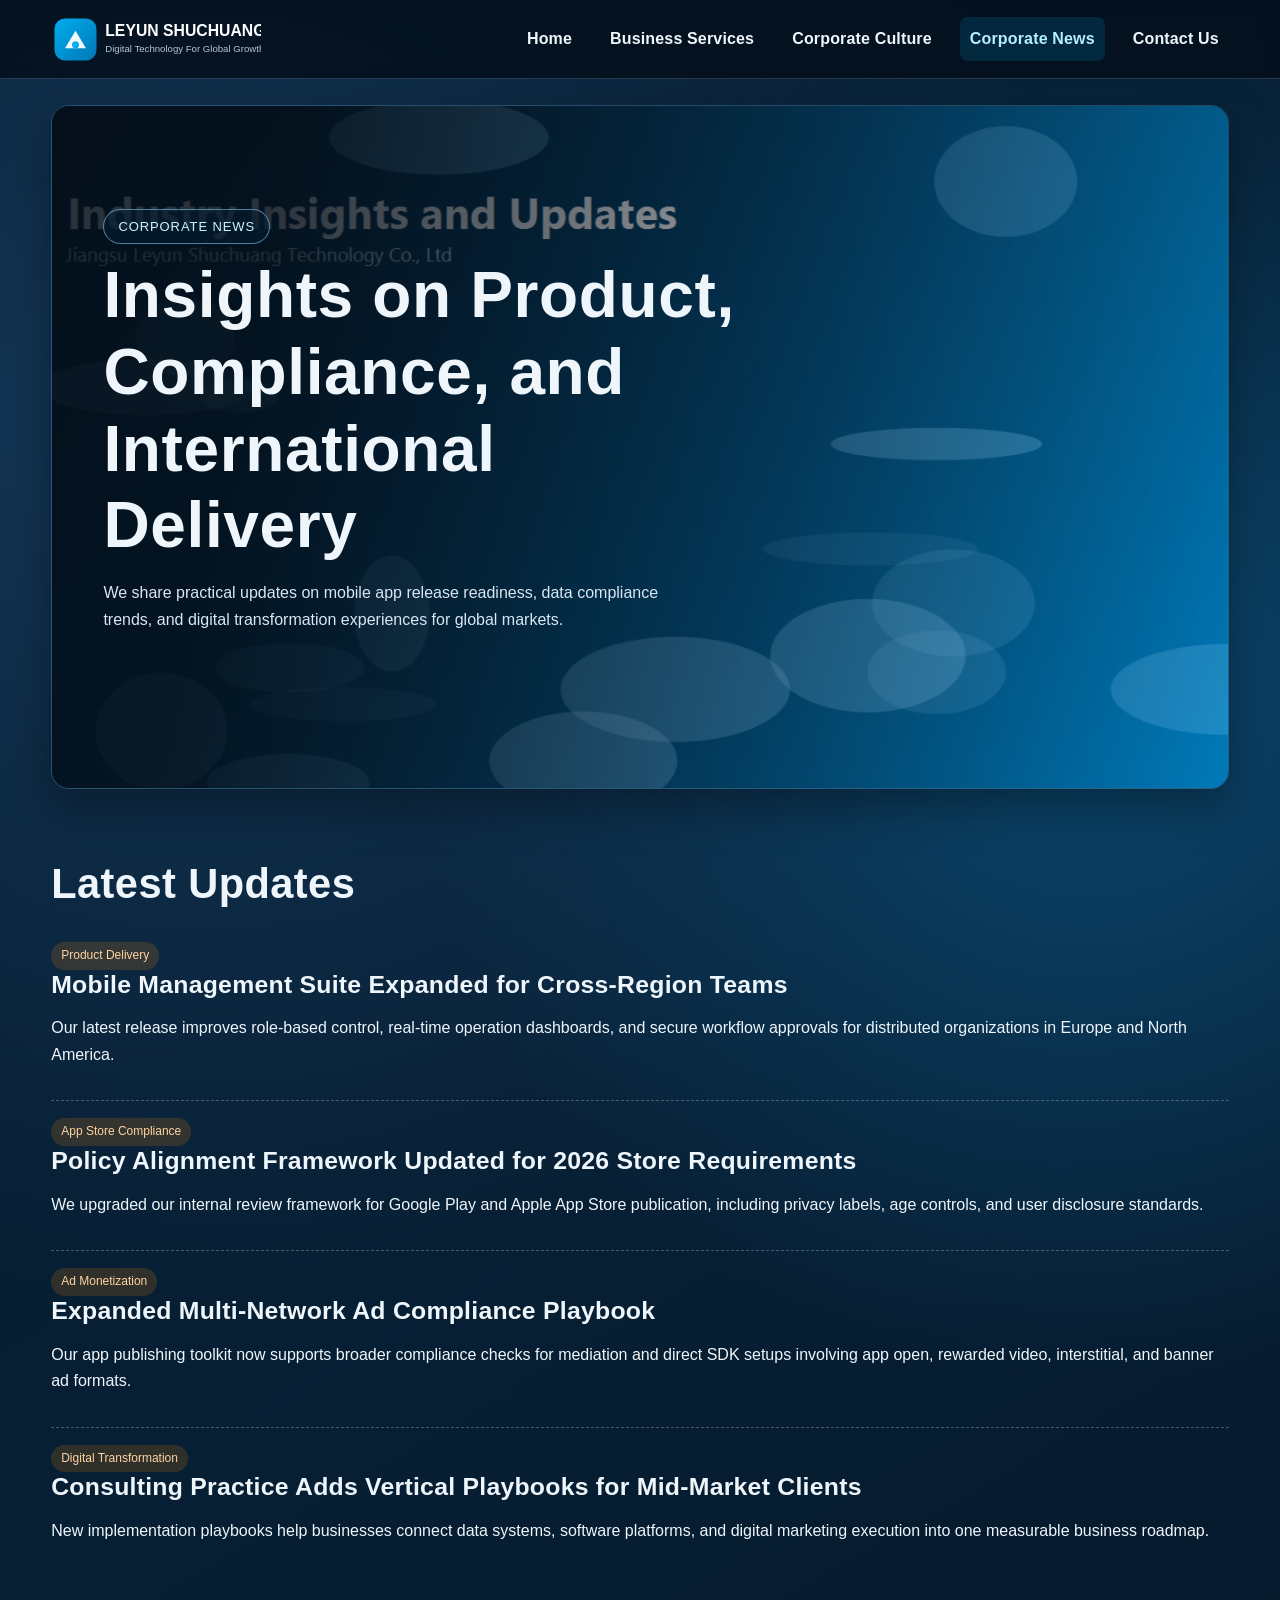
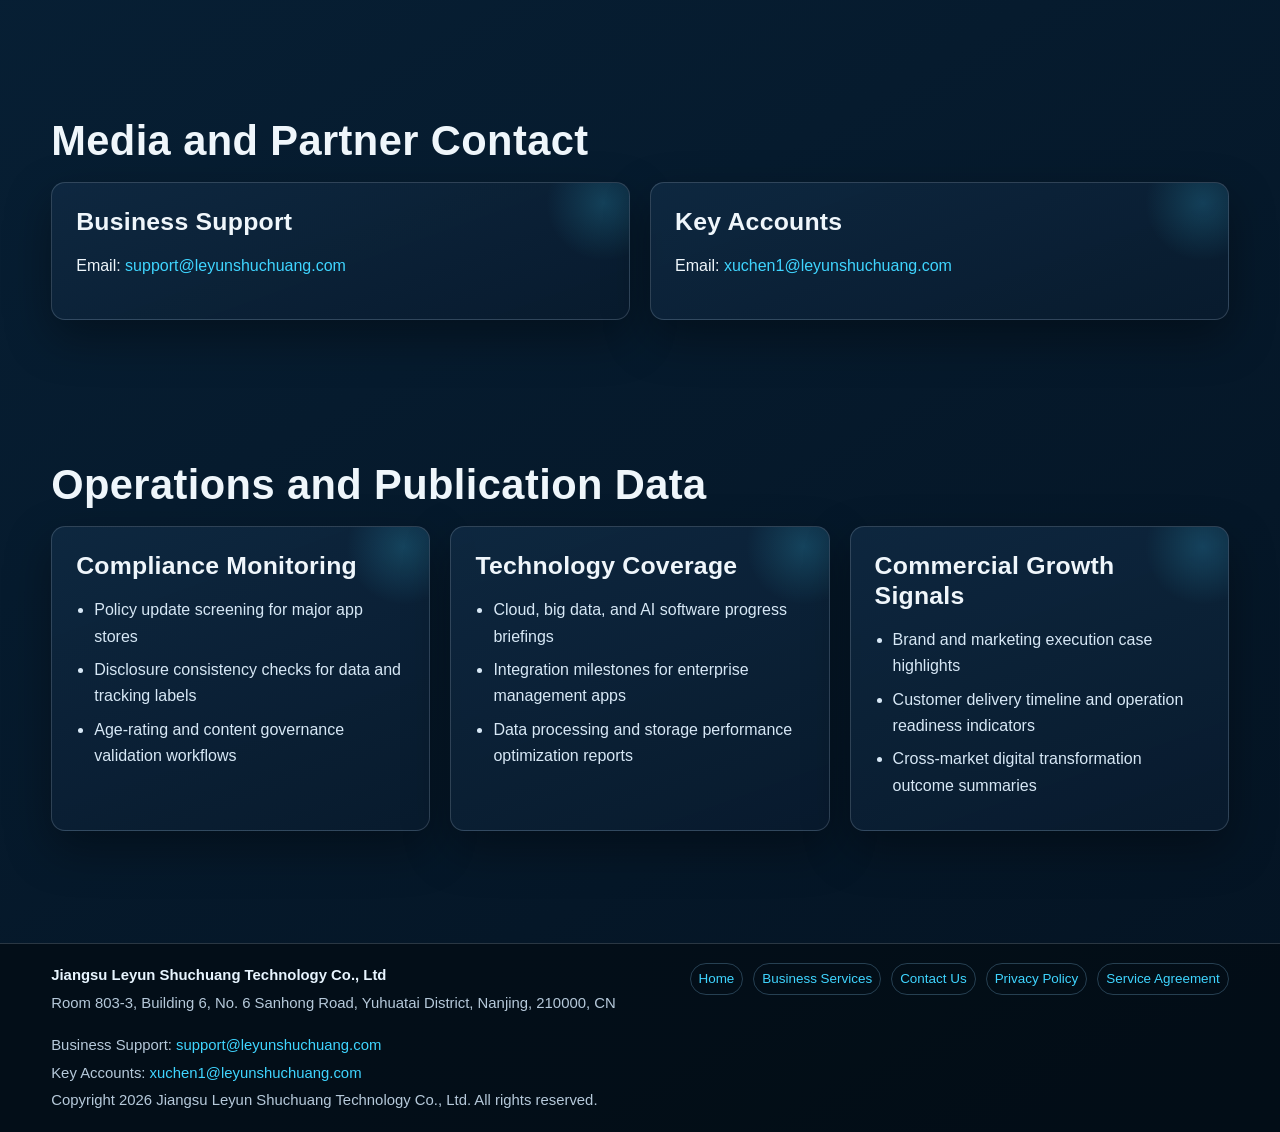
<file: news.html>
<!DOCTYPE html>
<html lang="en">
<head>
  <meta charset="UTF-8">
  <meta http-equiv="X-UA-Compatible" content="IE=edge">
  <meta name="viewport" content="width=device-width, initial-scale=1.0">
  <title>Corporate News | Leyun Shuchuang</title>
  <meta name="description" content="Corporate updates and technology highlights from Jiangsu Leyun Shuchuang Technology Co., Ltd.">
  <meta name="robots" content="index,follow,max-image-preview:large,max-snippet:-1,max-video-preview:-1">
  <link rel="canonical" href="https://leyunshuchuang.com/news.html">
  <link rel="stylesheet" href="css/style.css">
</head>
<body>
  <a class="skip-link" href="#main-content">Skip to content</a>
  <header class="site-header">
    <div class="nav-shell">
      <a class="brand" href="index.html" aria-label="Leyun Shuchuang Home">
        <img src="images/logo.svg" alt="Jiangsu Leyun Shuchuang Technology Co., Ltd">
      </a>
      <button class="menu-toggle" aria-expanded="false" aria-controls="primary-nav">Menu</button>
      <nav id="primary-nav" class="nav-links" aria-label="Main navigation">
        <a href="index.html">Home</a>
        <a href="services.html">Business Services</a>
        <a href="culture.html">Corporate Culture</a>
        <a class="active" href="news.html">Corporate News</a>
        <a href="contact.html">Contact Us</a>
      </nav>
    </div>
  </header>

  <main id="main-content">
    <section class="hero">
      <img class="hero-bg" src="images/news-tech.png" alt="Corporate news and technology updates">
      <div class="hero-content">
        <p class="eyebrow">Corporate News</p>
        <h1>Insights on Product, Compliance, and International Delivery</h1>
        <p class="lead">We share practical updates on mobile app release readiness, data compliance trends, and digital transformation experiences for global markets.</p>
      </div>
    </section>

    <section class="section reveal">
      <h2>Latest Updates</h2>
      <article class="news-item">
        <span class="tag">Product Delivery</span>
        <h3>Mobile Management Suite Expanded for Cross-Region Teams</h3>
        <p>Our latest release improves role-based control, real-time operation dashboards, and secure workflow approvals for distributed organizations in Europe and North America.</p>
      </article>
      <article class="news-item">
        <span class="tag">App Store Compliance</span>
        <h3>Policy Alignment Framework Updated for 2026 Store Requirements</h3>
        <p>We upgraded our internal review framework for Google Play and Apple App Store publication, including privacy labels, age controls, and user disclosure standards.</p>
      </article>
      <article class="news-item">
        <span class="tag">Ad Monetization</span>
        <h3>Expanded Multi-Network Ad Compliance Playbook</h3>
        <p>Our app publishing toolkit now supports broader compliance checks for mediation and direct SDK setups involving app open, rewarded video, interstitial, and banner ad formats.</p>
      </article>
      <article class="news-item">
        <span class="tag">Digital Transformation</span>
        <h3>Consulting Practice Adds Vertical Playbooks for Mid-Market Clients</h3>
        <p>New implementation playbooks help businesses connect data systems, software platforms, and digital marketing execution into one measurable business roadmap.</p>
      </article>
    </section>

    <section class="section reveal">
      <h2>Media and Partner Contact</h2>
      <div class="grid grid-2 stagger">
        <article class="card">
          <h3>Business Support</h3>
          <p>Email: <a href="mailto:support@leyunshuchuang.com">support@leyunshuchuang.com</a></p>
        </article>
        <article class="card">
          <h3>Key Accounts</h3>
          <p>Email: <a href="mailto:xuchen1@leyunshuchuang.com">xuchen1@leyunshuchuang.com</a></p>
        </article>
      </div>
    </section>

    <section class="section reveal">
      <h2>Operations and Publication Data</h2>
      <div class="grid grid-3 stagger">
        <article class="card">
          <h3>Compliance Monitoring</h3>
          <ul class="data-list">
            <li>Policy update screening for major app stores</li>
            <li>Disclosure consistency checks for data and tracking labels</li>
            <li>Age-rating and content governance validation workflows</li>
          </ul>
        </article>
        <article class="card">
          <h3>Technology Coverage</h3>
          <ul class="data-list">
            <li>Cloud, big data, and AI software progress briefings</li>
            <li>Integration milestones for enterprise management apps</li>
            <li>Data processing and storage performance optimization reports</li>
          </ul>
        </article>
        <article class="card">
          <h3>Commercial Growth Signals</h3>
          <ul class="data-list">
            <li>Brand and marketing execution case highlights</li>
            <li>Customer delivery timeline and operation readiness indicators</li>
            <li>Cross-market digital transformation outcome summaries</li>
          </ul>
        </article>
      </div>
    </section>
  </main>

  <footer class="site-footer">
    <div class="footer-shell footer-compact">
      <div class="footer-company">
        <p class="small footer-title">Jiangsu Leyun Shuchuang Technology Co., Ltd</p>
        <p class="small">Room 803-3, Building 6, No. 6 Sanhong Road, Yuhuatai District, Nanjing, 210000, CN</p>
      </div>
      <nav class="footer-links" aria-label="Footer links">
        <a href="index.html">Home</a>
        <a href="services.html">Business Services</a>
        <a href="contact.html">Contact Us</a>
        <a href="privacy-policy.html">Privacy Policy</a>
        <a href="service-agreement.html">Service Agreement</a>
      </nav>
      <div class="footer-contact">
        <p class="small">Business Support: <a href="mailto:support@leyunshuchuang.com">support@leyunshuchuang.com</a></p>
        <p class="small">Key Accounts: <a href="mailto:xuchen1@leyunshuchuang.com">xuchen1@leyunshuchuang.com</a></p>
        <p class="small">Copyright <span id="year"></span> Jiangsu Leyun Shuchuang Technology Co., Ltd. All rights reserved.</p>
      </div>
    </div>
  </footer>

  <script src="js/main.js" defer></script>
</body>
</html>
</file>
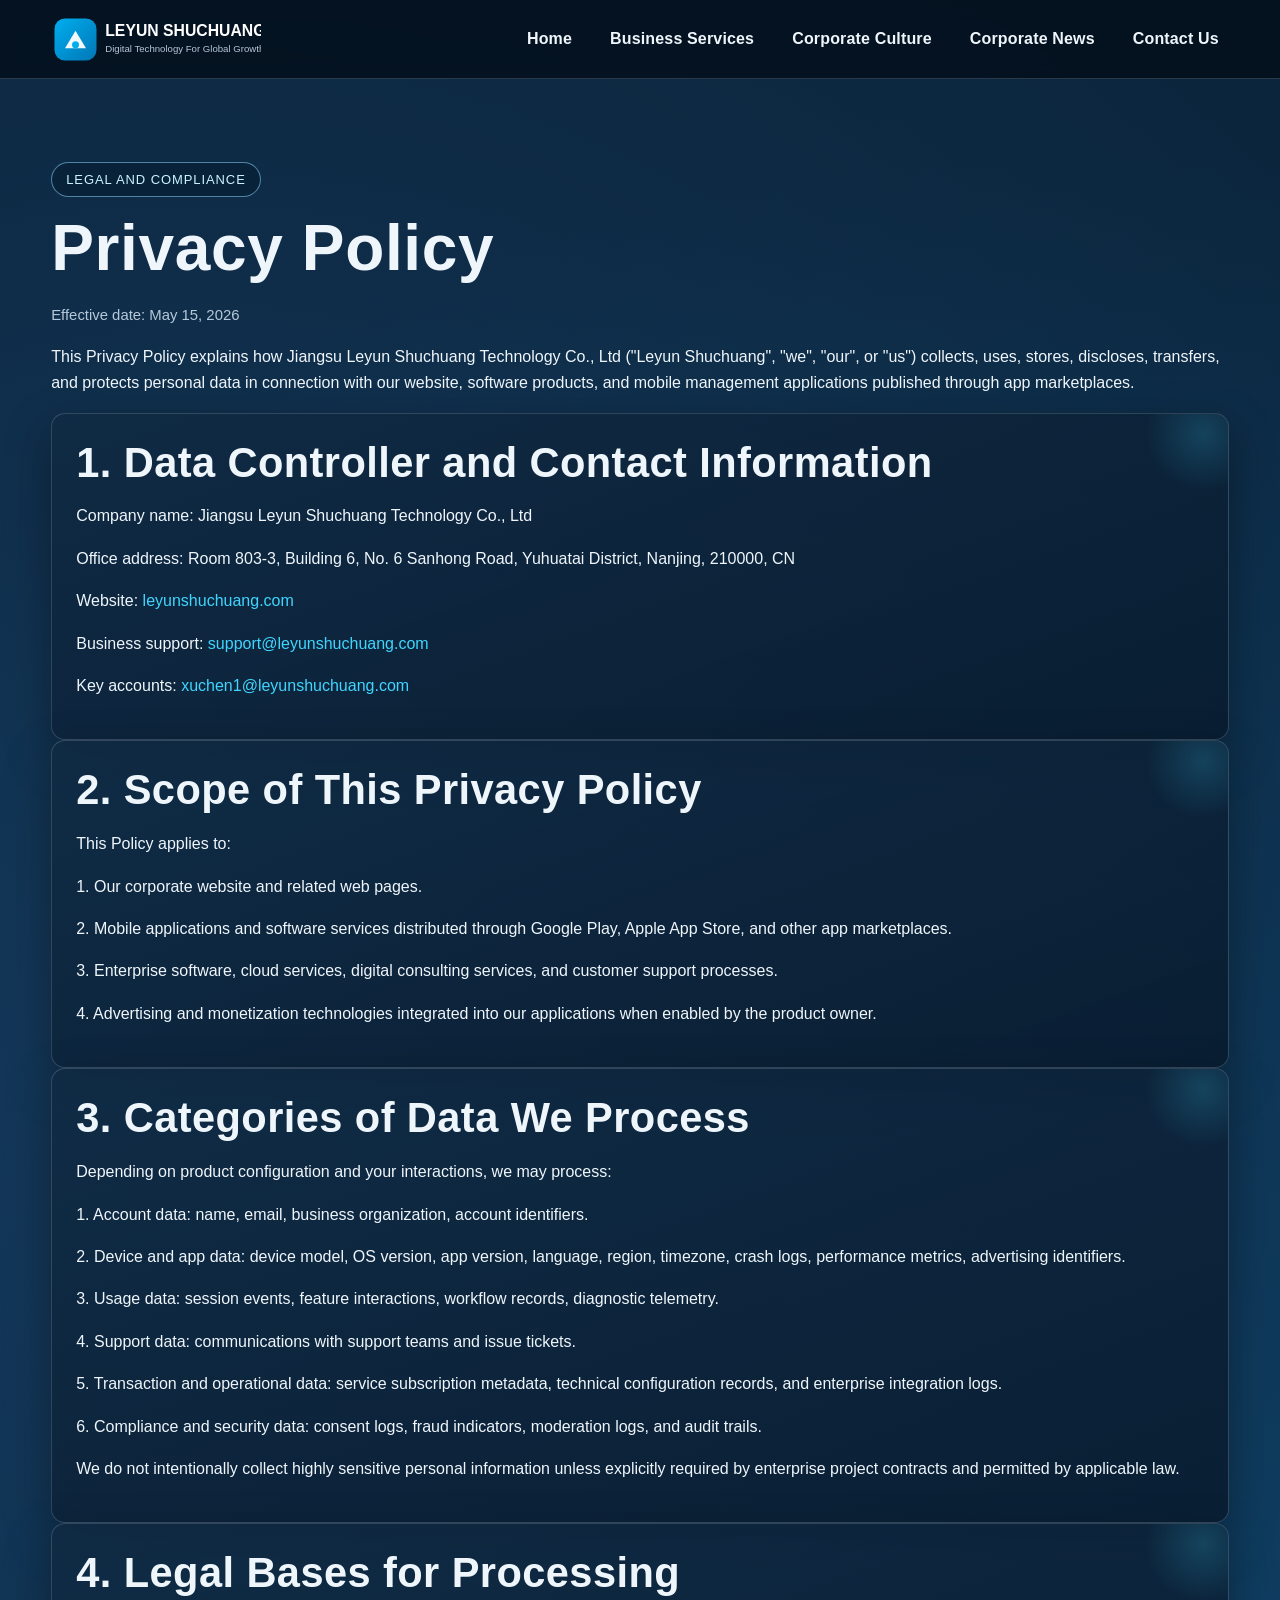
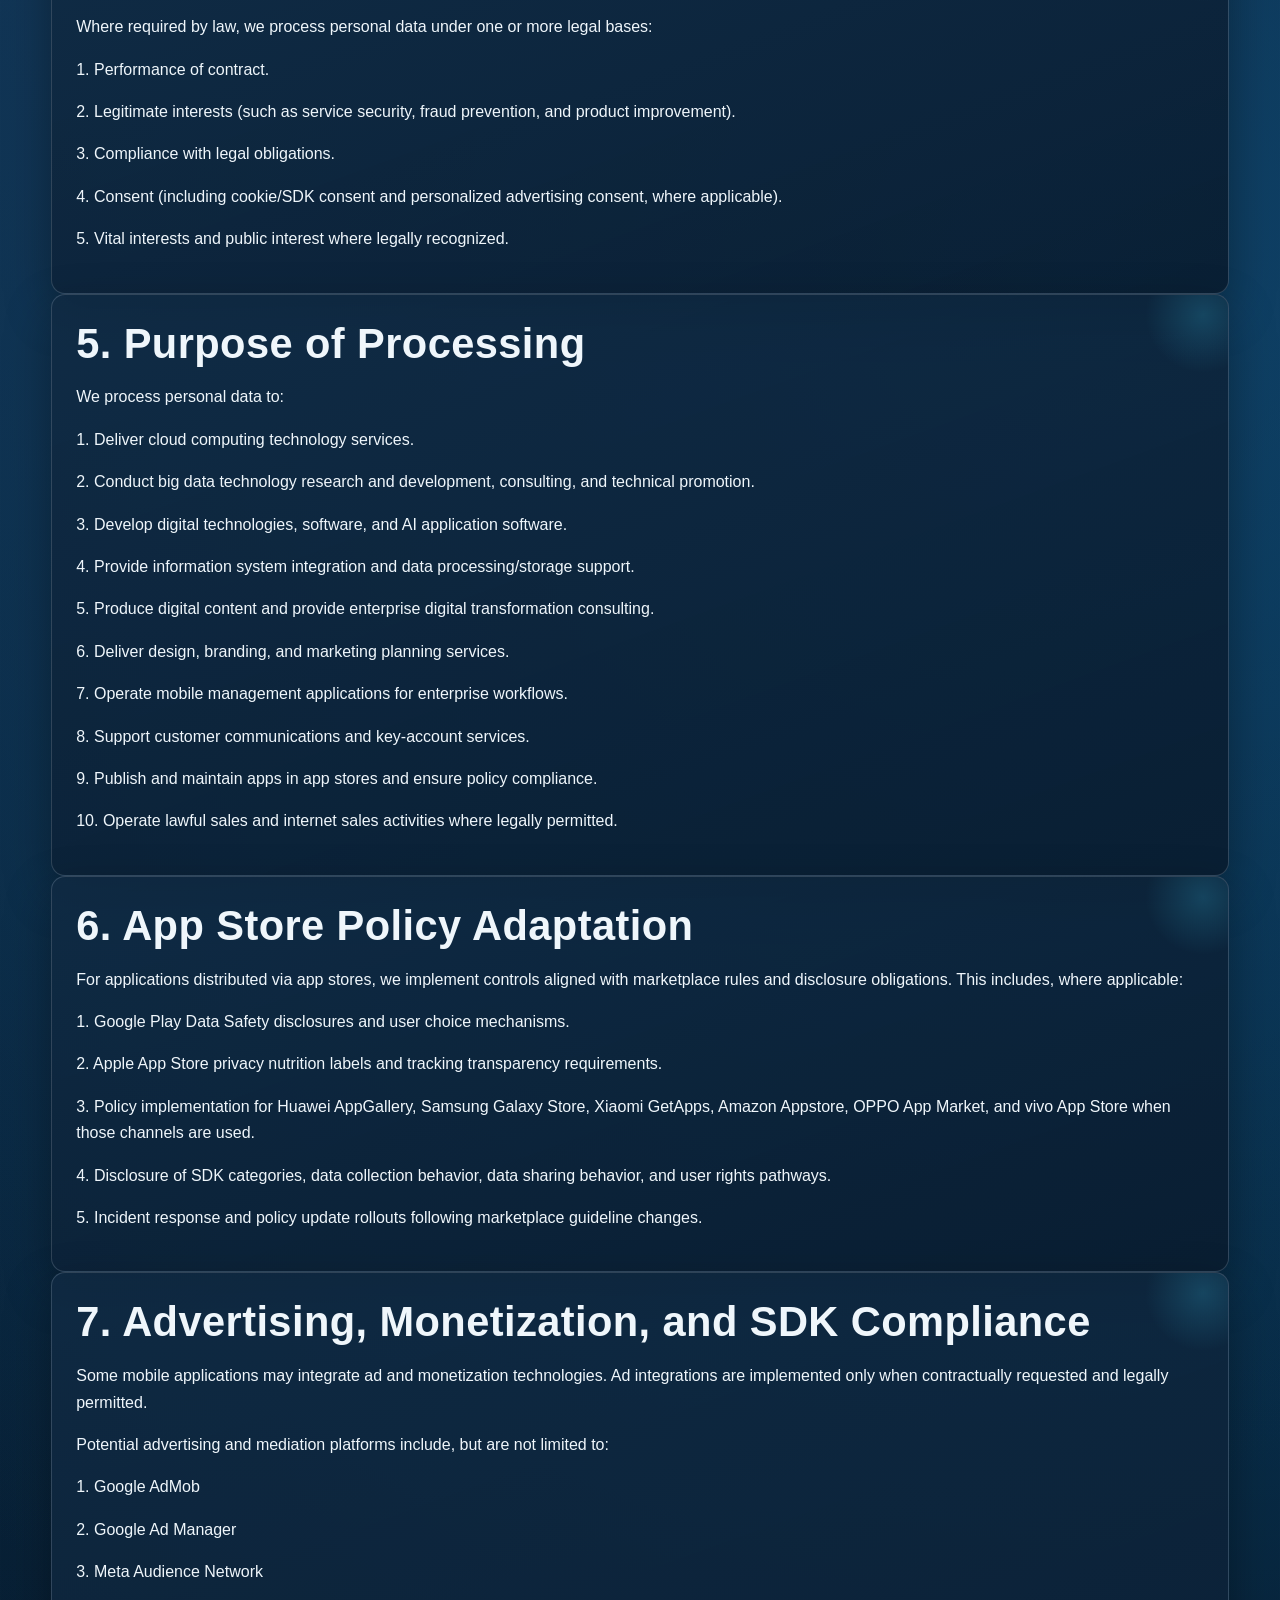
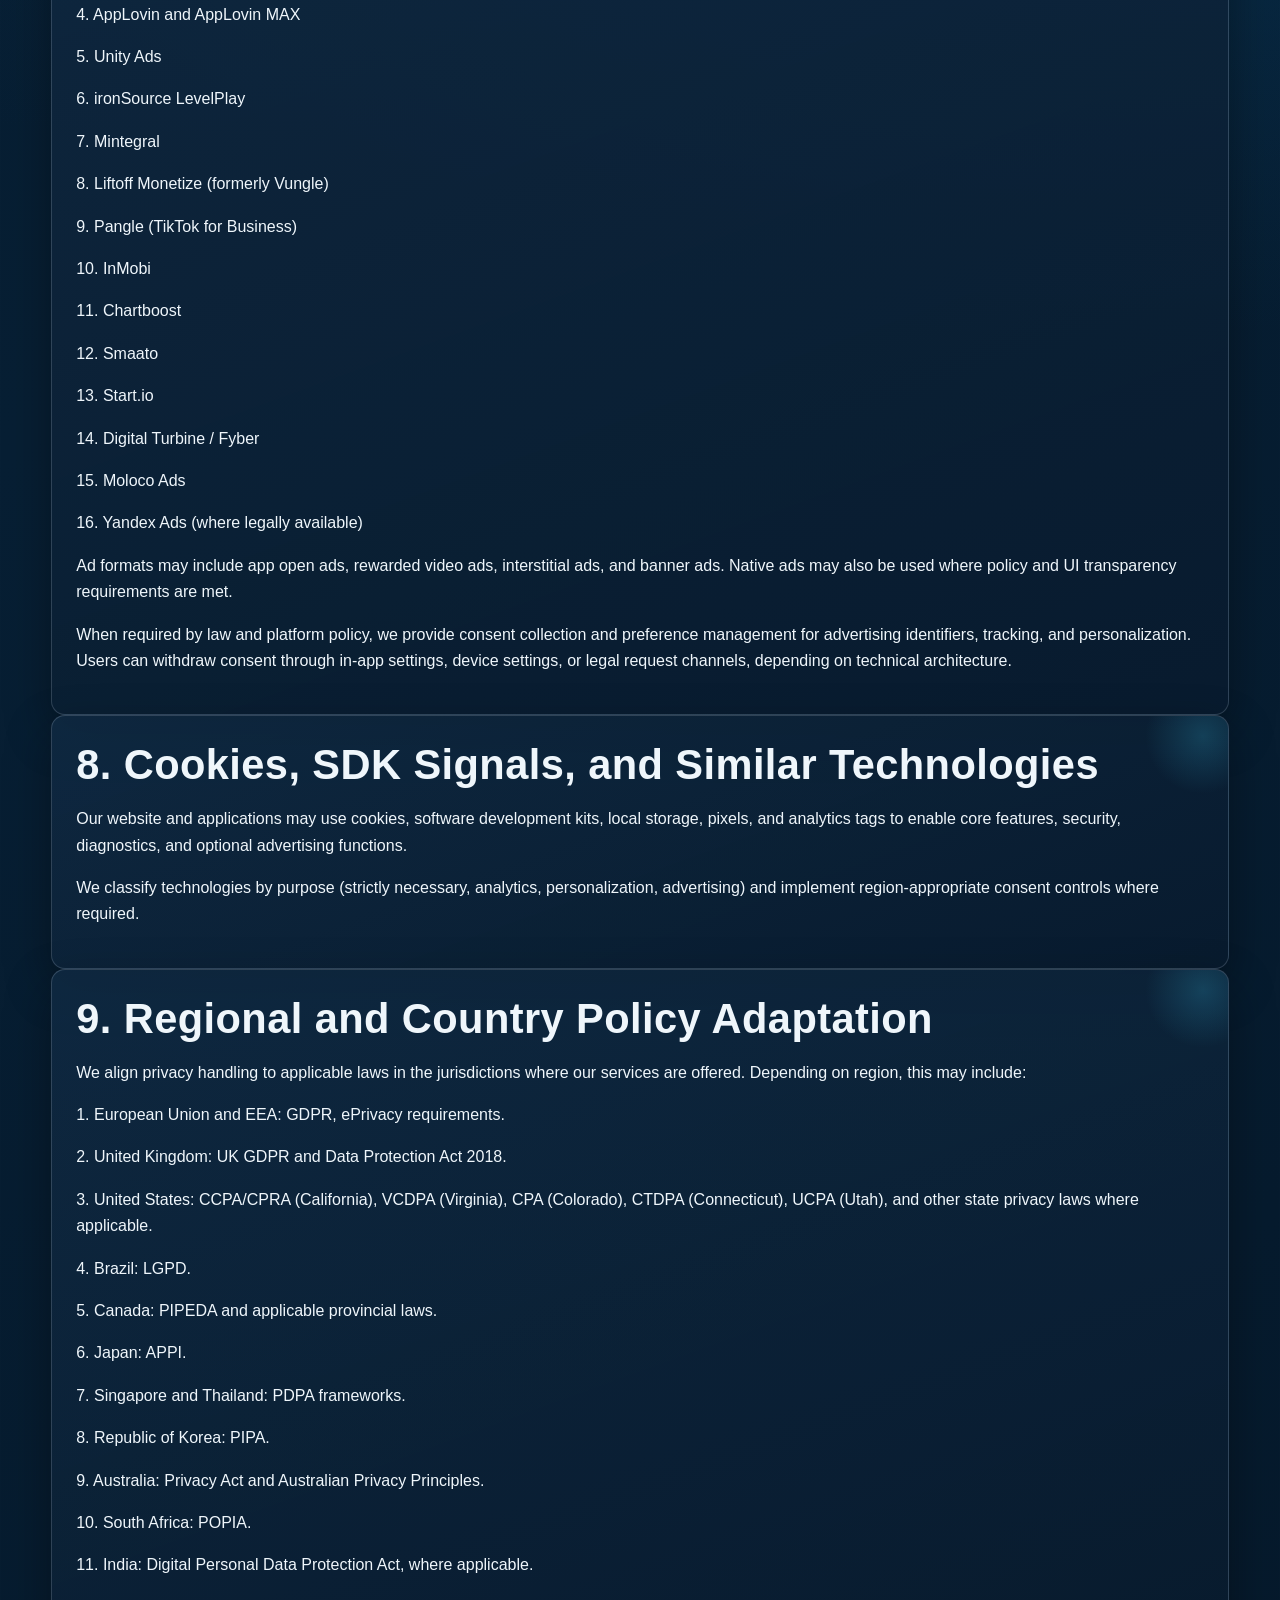
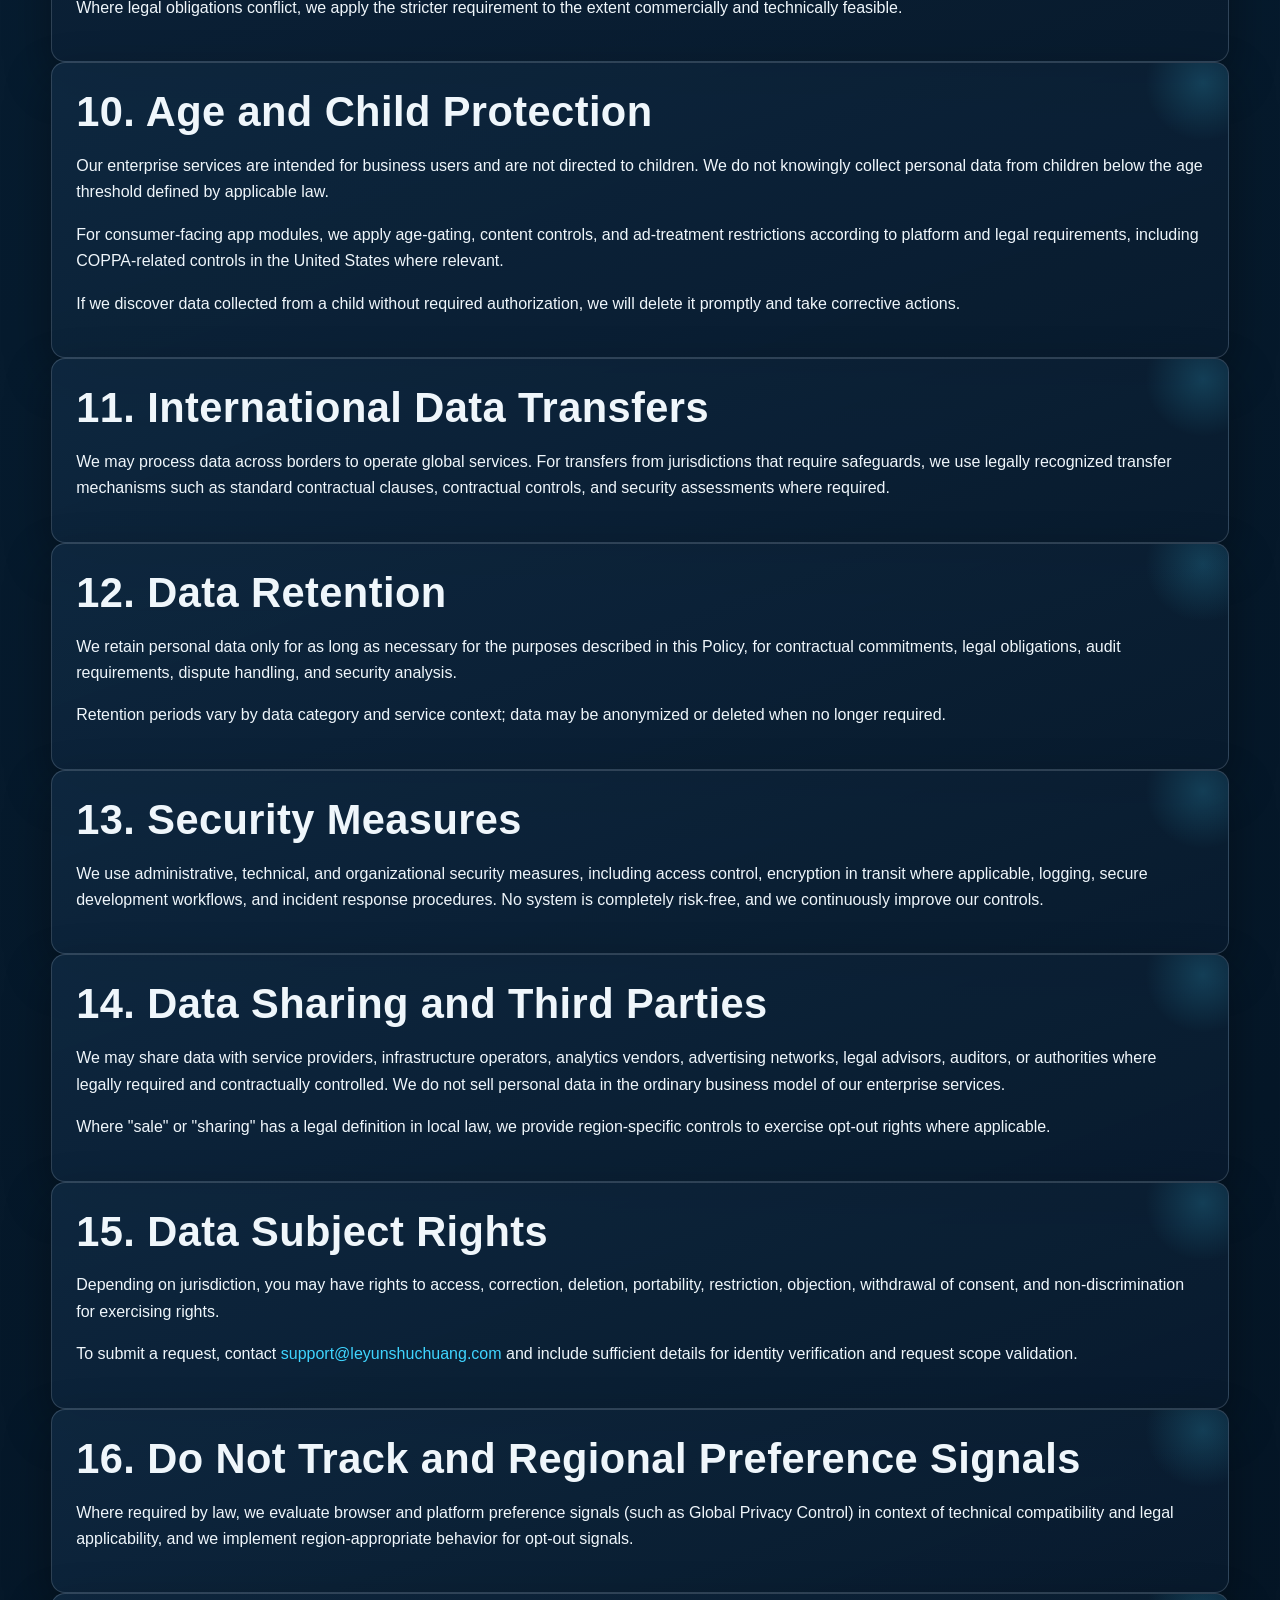
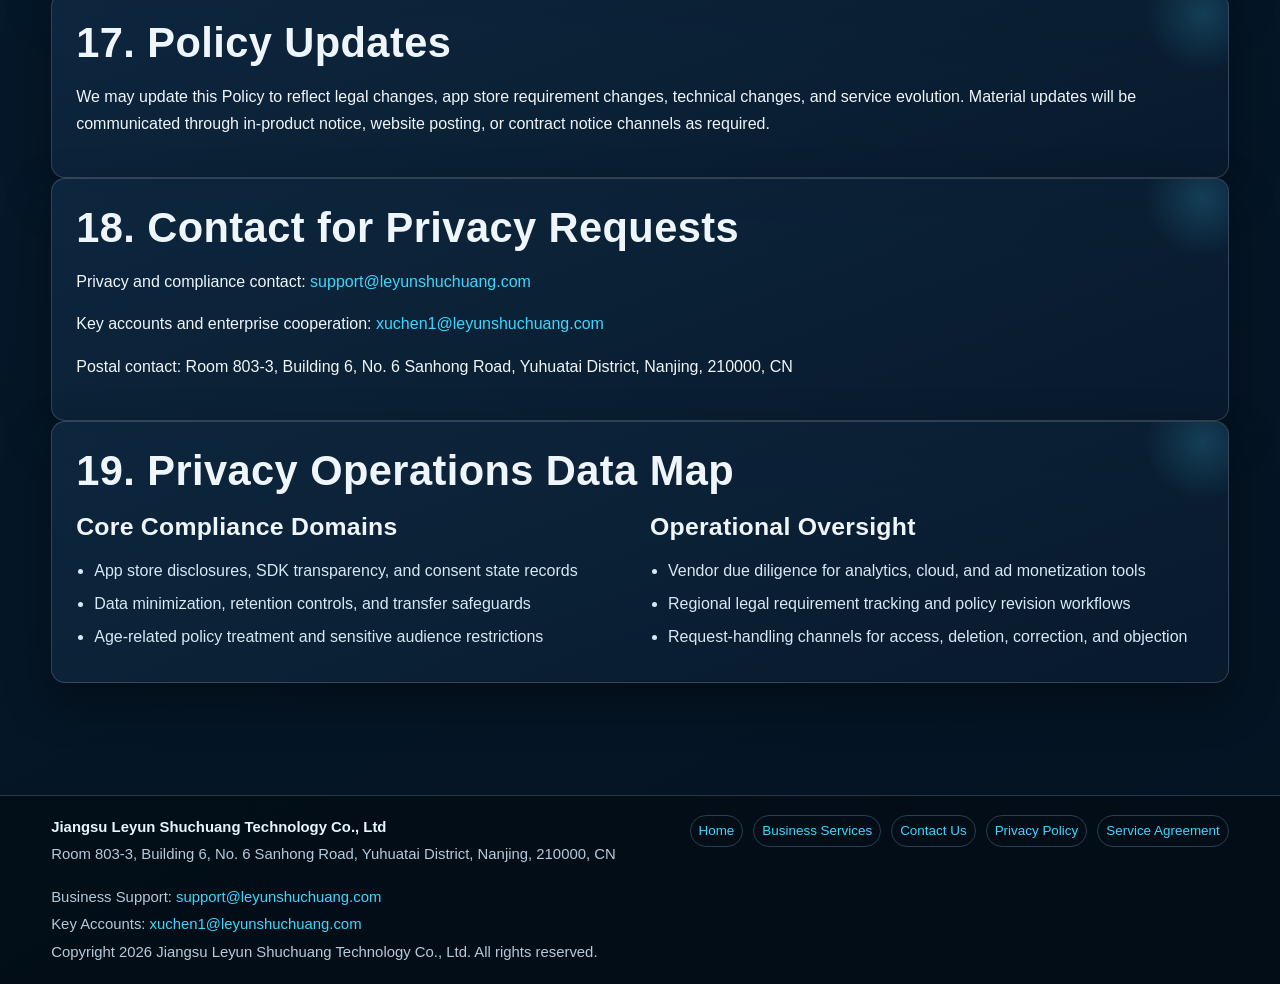
<file: privacy-policy.html>
<!DOCTYPE html>
<html lang="en">
<head>
  <meta charset="UTF-8">
  <meta http-equiv="X-UA-Compatible" content="IE=edge">
  <meta name="viewport" content="width=device-width, initial-scale=1.0">
  <title>Privacy Policy | Leyun Shuchuang</title>
  <meta name="description" content="Comprehensive privacy policy for Jiangsu Leyun Shuchuang Technology Co., Ltd covering global app stores, regional privacy laws, advertising SDK compliance, and age requirements.">
  <meta name="robots" content="index,follow,max-image-preview:large,max-snippet:-1,max-video-preview:-1">
  <link rel="canonical" href="https://leyunshuchuang.com/privacy-policy.html">
  <link rel="stylesheet" href="css/style.css">
</head>
<body>
  <a class="skip-link" href="#main-content">Skip to content</a>
  <header class="site-header">
    <div class="nav-shell">
      <a class="brand" href="index.html" aria-label="Leyun Shuchuang Home">
        <img src="images/logo.svg" alt="Jiangsu Leyun Shuchuang Technology Co., Ltd">
      </a>
      <button class="menu-toggle" aria-expanded="false" aria-controls="primary-nav">Menu</button>
      <nav id="primary-nav" class="nav-links" aria-label="Main navigation">
        <a href="index.html">Home</a>
        <a href="services.html">Business Services</a>
        <a href="culture.html">Corporate Culture</a>
        <a href="news.html">Corporate News</a>
        <a href="contact.html">Contact Us</a>
      </nav>
    </div>
  </header>

  <main id="main-content" class="section">
    <p class="eyebrow">Legal and Compliance</p>
    <h1>Privacy Policy</h1>
    <p class="small">Effective date: May 15, 2026</p>
    <p>This Privacy Policy explains how Jiangsu Leyun Shuchuang Technology Co., Ltd ("Leyun Shuchuang", "we", "our", or "us") collects, uses, stores, discloses, transfers, and protects personal data in connection with our website, software products, and mobile management applications published through app marketplaces.</p>

    <article class="card reveal">
      <h2>1. Data Controller and Contact Information</h2>
      <p>Company name: Jiangsu Leyun Shuchuang Technology Co., Ltd</p>
      <p>Office address: Room 803-3, Building 6, No. 6 Sanhong Road, Yuhuatai District, Nanjing, 210000, CN</p>
      <p>Website: <a href="https://leyunshuchuang.com" target="_blank" rel="noopener">leyunshuchuang.com</a></p>
      <p>Business support: <a href="mailto:support@leyunshuchuang.com">support@leyunshuchuang.com</a></p>
      <p>Key accounts: <a href="mailto:xuchen1@leyunshuchuang.com">xuchen1@leyunshuchuang.com</a></p>
    </article>

    <article class="card reveal">
      <h2>2. Scope of This Privacy Policy</h2>
      <p>This Policy applies to:</p>
      <p>1. Our corporate website and related web pages.</p>
      <p>2. Mobile applications and software services distributed through Google Play, Apple App Store, and other app marketplaces.</p>
      <p>3. Enterprise software, cloud services, digital consulting services, and customer support processes.</p>
      <p>4. Advertising and monetization technologies integrated into our applications when enabled by the product owner.</p>
    </article>

    <article class="card reveal">
      <h2>3. Categories of Data We Process</h2>
      <p>Depending on product configuration and your interactions, we may process:</p>
      <p>1. Account data: name, email, business organization, account identifiers.</p>
      <p>2. Device and app data: device model, OS version, app version, language, region, timezone, crash logs, performance metrics, advertising identifiers.</p>
      <p>3. Usage data: session events, feature interactions, workflow records, diagnostic telemetry.</p>
      <p>4. Support data: communications with support teams and issue tickets.</p>
      <p>5. Transaction and operational data: service subscription metadata, technical configuration records, and enterprise integration logs.</p>
      <p>6. Compliance and security data: consent logs, fraud indicators, moderation logs, and audit trails.</p>
      <p>We do not intentionally collect highly sensitive personal information unless explicitly required by enterprise project contracts and permitted by applicable law.</p>
    </article>

    <article class="card reveal">
      <h2>4. Legal Bases for Processing</h2>
      <p>Where required by law, we process personal data under one or more legal bases:</p>
      <p>1. Performance of contract.</p>
      <p>2. Legitimate interests (such as service security, fraud prevention, and product improvement).</p>
      <p>3. Compliance with legal obligations.</p>
      <p>4. Consent (including cookie/SDK consent and personalized advertising consent, where applicable).</p>
      <p>5. Vital interests and public interest where legally recognized.</p>
    </article>

    <article class="card reveal">
      <h2>5. Purpose of Processing</h2>
      <p>We process personal data to:</p>
      <p>1. Deliver cloud computing technology services.</p>
      <p>2. Conduct big data technology research and development, consulting, and technical promotion.</p>
      <p>3. Develop digital technologies, software, and AI application software.</p>
      <p>4. Provide information system integration and data processing/storage support.</p>
      <p>5. Produce digital content and provide enterprise digital transformation consulting.</p>
      <p>6. Deliver design, branding, and marketing planning services.</p>
      <p>7. Operate mobile management applications for enterprise workflows.</p>
      <p>8. Support customer communications and key-account services.</p>
      <p>9. Publish and maintain apps in app stores and ensure policy compliance.</p>
      <p>10. Operate lawful sales and internet sales activities where legally permitted.</p>
    </article>

    <article class="card reveal">
      <h2>6. App Store Policy Adaptation</h2>
      <p>For applications distributed via app stores, we implement controls aligned with marketplace rules and disclosure obligations. This includes, where applicable:</p>
      <p>1. Google Play Data Safety disclosures and user choice mechanisms.</p>
      <p>2. Apple App Store privacy nutrition labels and tracking transparency requirements.</p>
      <p>3. Policy implementation for Huawei AppGallery, Samsung Galaxy Store, Xiaomi GetApps, Amazon Appstore, OPPO App Market, and vivo App Store when those channels are used.</p>
      <p>4. Disclosure of SDK categories, data collection behavior, data sharing behavior, and user rights pathways.</p>
      <p>5. Incident response and policy update rollouts following marketplace guideline changes.</p>
    </article>

    <article class="card reveal">
      <h2>7. Advertising, Monetization, and SDK Compliance</h2>
      <p>Some mobile applications may integrate ad and monetization technologies. Ad integrations are implemented only when contractually requested and legally permitted.</p>
      <p>Potential advertising and mediation platforms include, but are not limited to:</p>
      <p>1. Google AdMob</p>
      <p>2. Google Ad Manager</p>
      <p>3. Meta Audience Network</p>
      <p>4. AppLovin and AppLovin MAX</p>
      <p>5. Unity Ads</p>
      <p>6. ironSource LevelPlay</p>
      <p>7. Mintegral</p>
      <p>8. Liftoff Monetize (formerly Vungle)</p>
      <p>9. Pangle (TikTok for Business)</p>
      <p>10. InMobi</p>
      <p>11. Chartboost</p>
      <p>12. Smaato</p>
      <p>13. Start.io</p>
      <p>14. Digital Turbine / Fyber</p>
      <p>15. Moloco Ads</p>
      <p>16. Yandex Ads (where legally available)</p>
      <p>Ad formats may include app open ads, rewarded video ads, interstitial ads, and banner ads. Native ads may also be used where policy and UI transparency requirements are met.</p>
      <p>When required by law and platform policy, we provide consent collection and preference management for advertising identifiers, tracking, and personalization. Users can withdraw consent through in-app settings, device settings, or legal request channels, depending on technical architecture.</p>
    </article>

    <article class="card reveal">
      <h2>8. Cookies, SDK Signals, and Similar Technologies</h2>
      <p>Our website and applications may use cookies, software development kits, local storage, pixels, and analytics tags to enable core features, security, diagnostics, and optional advertising functions.</p>
      <p>We classify technologies by purpose (strictly necessary, analytics, personalization, advertising) and implement region-appropriate consent controls where required.</p>
    </article>

    <article class="card reveal">
      <h2>9. Regional and Country Policy Adaptation</h2>
      <p>We align privacy handling to applicable laws in the jurisdictions where our services are offered. Depending on region, this may include:</p>
      <p>1. European Union and EEA: GDPR, ePrivacy requirements.</p>
      <p>2. United Kingdom: UK GDPR and Data Protection Act 2018.</p>
      <p>3. United States: CCPA/CPRA (California), VCDPA (Virginia), CPA (Colorado), CTDPA (Connecticut), UCPA (Utah), and other state privacy laws where applicable.</p>
      <p>4. Brazil: LGPD.</p>
      <p>5. Canada: PIPEDA and applicable provincial laws.</p>
      <p>6. Japan: APPI.</p>
      <p>7. Singapore and Thailand: PDPA frameworks.</p>
      <p>8. Republic of Korea: PIPA.</p>
      <p>9. Australia: Privacy Act and Australian Privacy Principles.</p>
      <p>10. South Africa: POPIA.</p>
      <p>11. India: Digital Personal Data Protection Act, where applicable.</p>
      <p>Where legal obligations conflict, we apply the stricter requirement to the extent commercially and technically feasible.</p>
    </article>

    <article class="card reveal">
      <h2>10. Age and Child Protection</h2>
      <p>Our enterprise services are intended for business users and are not directed to children. We do not knowingly collect personal data from children below the age threshold defined by applicable law.</p>
      <p>For consumer-facing app modules, we apply age-gating, content controls, and ad-treatment restrictions according to platform and legal requirements, including COPPA-related controls in the United States where relevant.</p>
      <p>If we discover data collected from a child without required authorization, we will delete it promptly and take corrective actions.</p>
    </article>

    <article class="card reveal">
      <h2>11. International Data Transfers</h2>
      <p>We may process data across borders to operate global services. For transfers from jurisdictions that require safeguards, we use legally recognized transfer mechanisms such as standard contractual clauses, contractual controls, and security assessments where required.</p>
    </article>

    <article class="card reveal">
      <h2>12. Data Retention</h2>
      <p>We retain personal data only for as long as necessary for the purposes described in this Policy, for contractual commitments, legal obligations, audit requirements, dispute handling, and security analysis.</p>
      <p>Retention periods vary by data category and service context; data may be anonymized or deleted when no longer required.</p>
    </article>

    <article class="card reveal">
      <h2>13. Security Measures</h2>
      <p>We use administrative, technical, and organizational security measures, including access control, encryption in transit where applicable, logging, secure development workflows, and incident response procedures. No system is completely risk-free, and we continuously improve our controls.</p>
    </article>

    <article class="card reveal">
      <h2>14. Data Sharing and Third Parties</h2>
      <p>We may share data with service providers, infrastructure operators, analytics vendors, advertising networks, legal advisors, auditors, or authorities where legally required and contractually controlled. We do not sell personal data in the ordinary business model of our enterprise services.</p>
      <p>Where "sale" or "sharing" has a legal definition in local law, we provide region-specific controls to exercise opt-out rights where applicable.</p>
    </article>

    <article class="card reveal">
      <h2>15. Data Subject Rights</h2>
      <p>Depending on jurisdiction, you may have rights to access, correction, deletion, portability, restriction, objection, withdrawal of consent, and non-discrimination for exercising rights.</p>
      <p>To submit a request, contact <a href="mailto:support@leyunshuchuang.com">support@leyunshuchuang.com</a> and include sufficient details for identity verification and request scope validation.</p>
    </article>

    <article class="card reveal">
      <h2>16. Do Not Track and Regional Preference Signals</h2>
      <p>Where required by law, we evaluate browser and platform preference signals (such as Global Privacy Control) in context of technical compatibility and legal applicability, and we implement region-appropriate behavior for opt-out signals.</p>
    </article>

    <article class="card reveal">
      <h2>17. Policy Updates</h2>
      <p>We may update this Policy to reflect legal changes, app store requirement changes, technical changes, and service evolution. Material updates will be communicated through in-product notice, website posting, or contract notice channels as required.</p>
    </article>

    <article class="card reveal">
      <h2>18. Contact for Privacy Requests</h2>
      <p>Privacy and compliance contact: <a href="mailto:support@leyunshuchuang.com">support@leyunshuchuang.com</a></p>
      <p>Key accounts and enterprise cooperation: <a href="mailto:xuchen1@leyunshuchuang.com">xuchen1@leyunshuchuang.com</a></p>
      <p>Postal contact: Room 803-3, Building 6, No. 6 Sanhong Road, Yuhuatai District, Nanjing, 210000, CN</p>
    </article>

    <article class="card reveal">
      <h2>19. Privacy Operations Data Map</h2>
      <div class="grid grid-2">
        <div>
          <h3>Core Compliance Domains</h3>
          <ul class="data-list">
            <li>App store disclosures, SDK transparency, and consent state records</li>
            <li>Data minimization, retention controls, and transfer safeguards</li>
            <li>Age-related policy treatment and sensitive audience restrictions</li>
          </ul>
        </div>
        <div>
          <h3>Operational Oversight</h3>
          <ul class="data-list">
            <li>Vendor due diligence for analytics, cloud, and ad monetization tools</li>
            <li>Regional legal requirement tracking and policy revision workflows</li>
            <li>Request-handling channels for access, deletion, correction, and objection</li>
          </ul>
        </div>
      </div>
    </article>
  </main>

  <footer class="site-footer">
    <div class="footer-shell footer-compact">
      <div class="footer-company">
        <p class="small footer-title">Jiangsu Leyun Shuchuang Technology Co., Ltd</p>
        <p class="small">Room 803-3, Building 6, No. 6 Sanhong Road, Yuhuatai District, Nanjing, 210000, CN</p>
      </div>
      <nav class="footer-links" aria-label="Footer links">
        <a href="index.html">Home</a>
        <a href="services.html">Business Services</a>
        <a href="contact.html">Contact Us</a>
        <a href="privacy-policy.html">Privacy Policy</a>
        <a href="service-agreement.html">Service Agreement</a>
      </nav>
      <div class="footer-contact">
        <p class="small">Business Support: <a href="mailto:support@leyunshuchuang.com">support@leyunshuchuang.com</a></p>
        <p class="small">Key Accounts: <a href="mailto:xuchen1@leyunshuchuang.com">xuchen1@leyunshuchuang.com</a></p>
        <p class="small">Copyright <span id="year"></span> Jiangsu Leyun Shuchuang Technology Co., Ltd. All rights reserved.</p>
      </div>
    </div>
  </footer>

  <script src="js/main.js" defer></script>
</body>
</html>
</file>
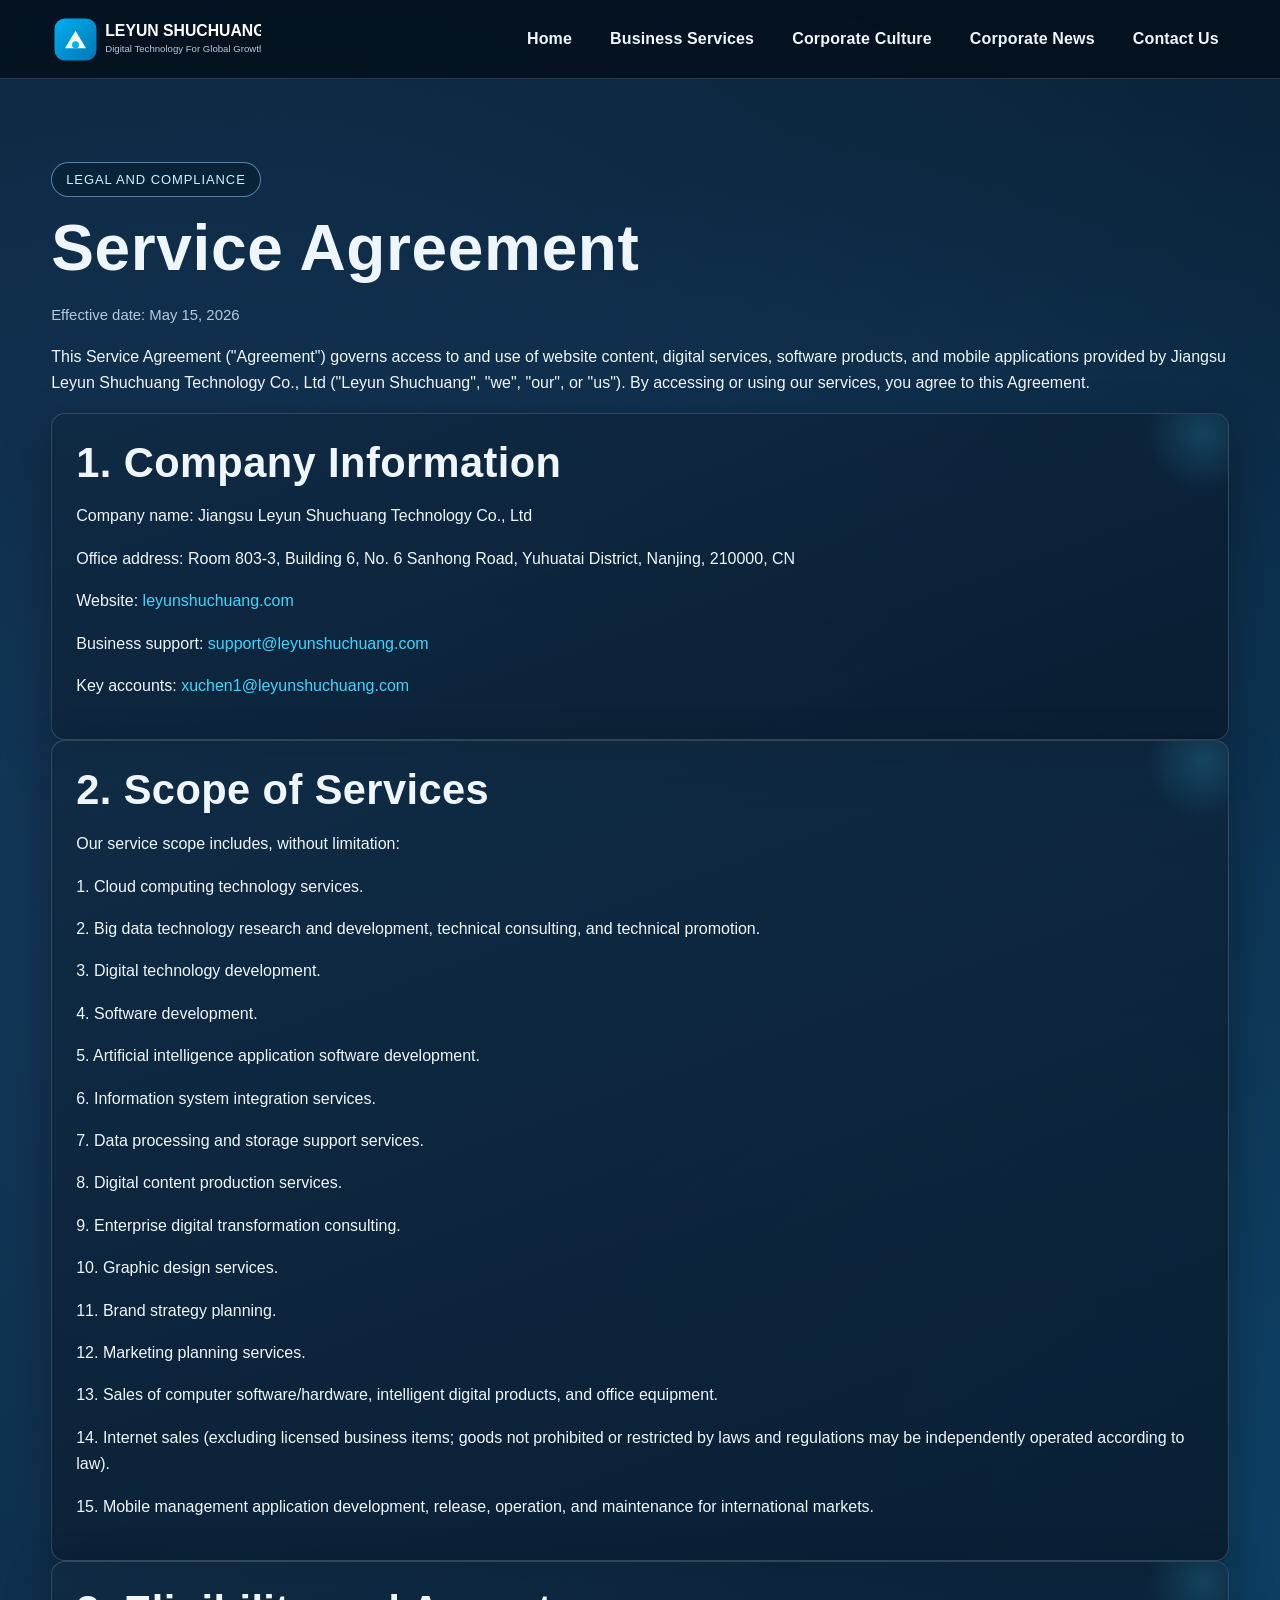
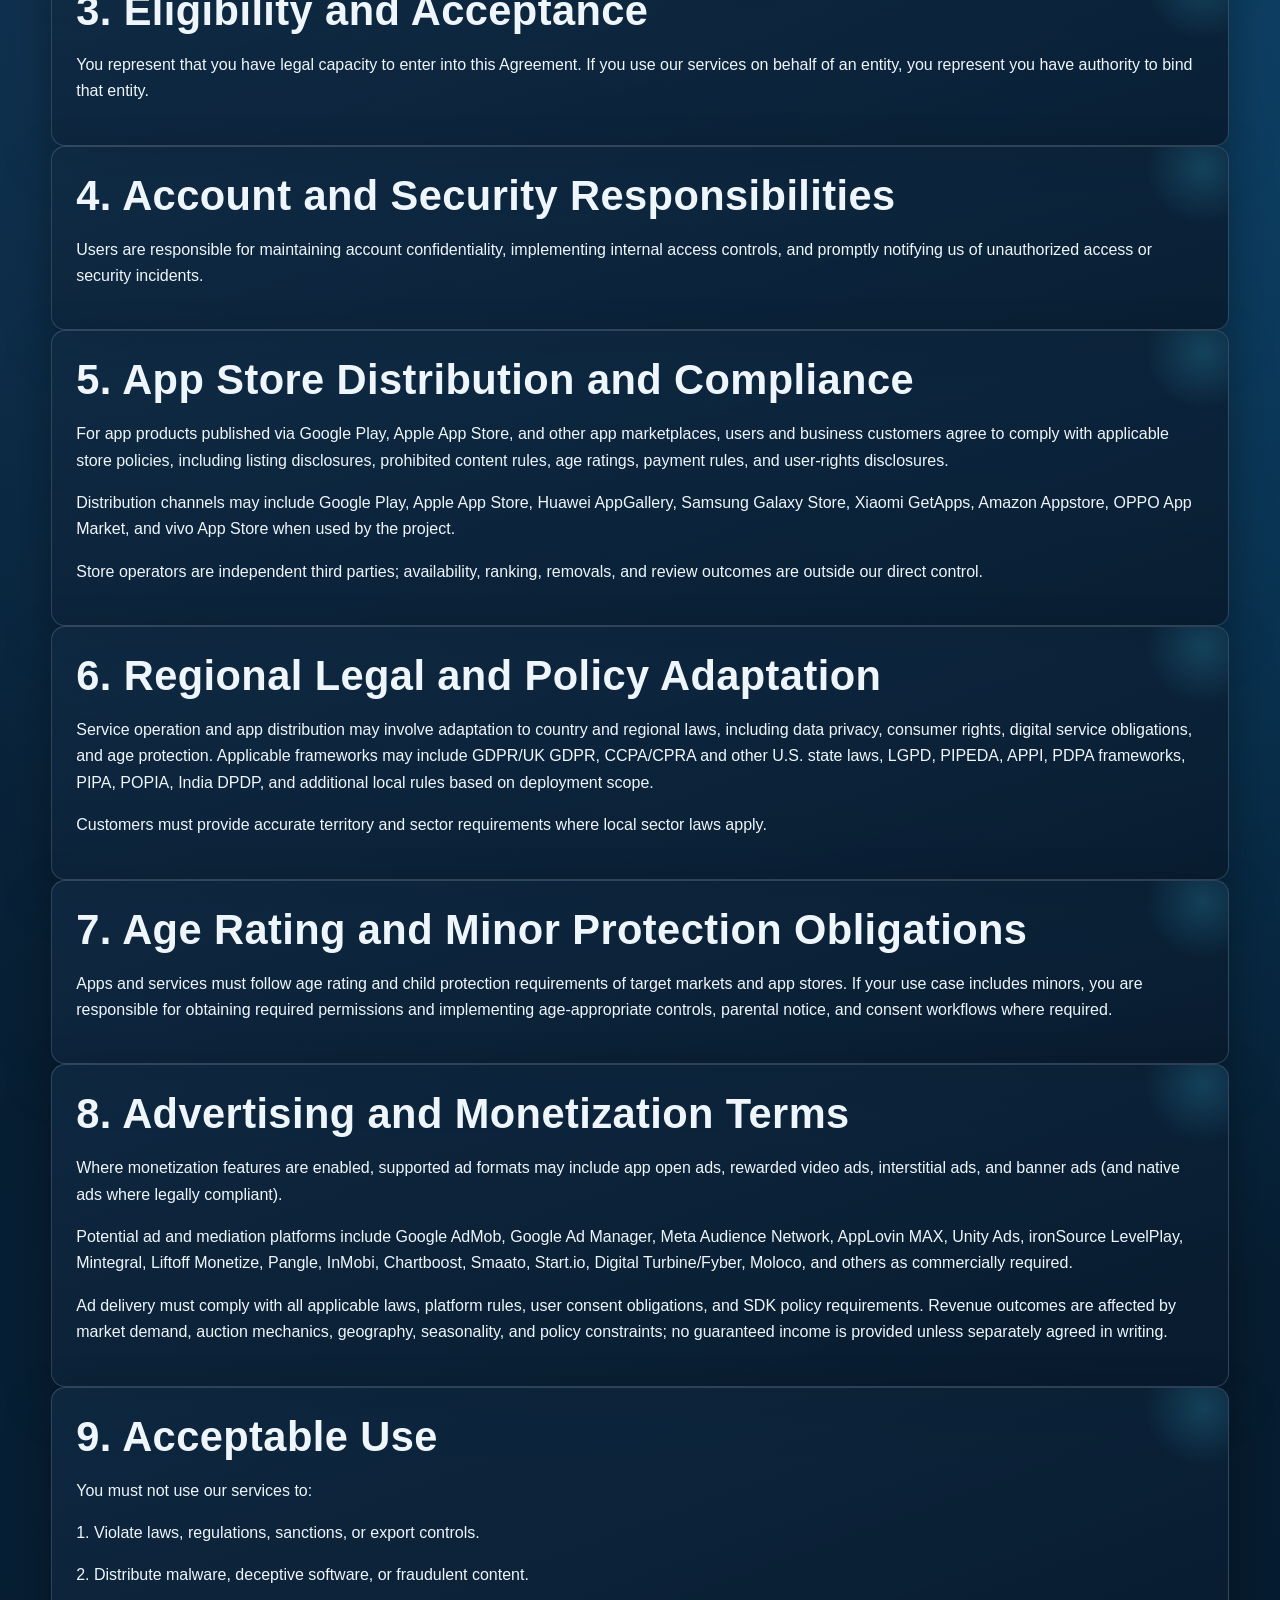
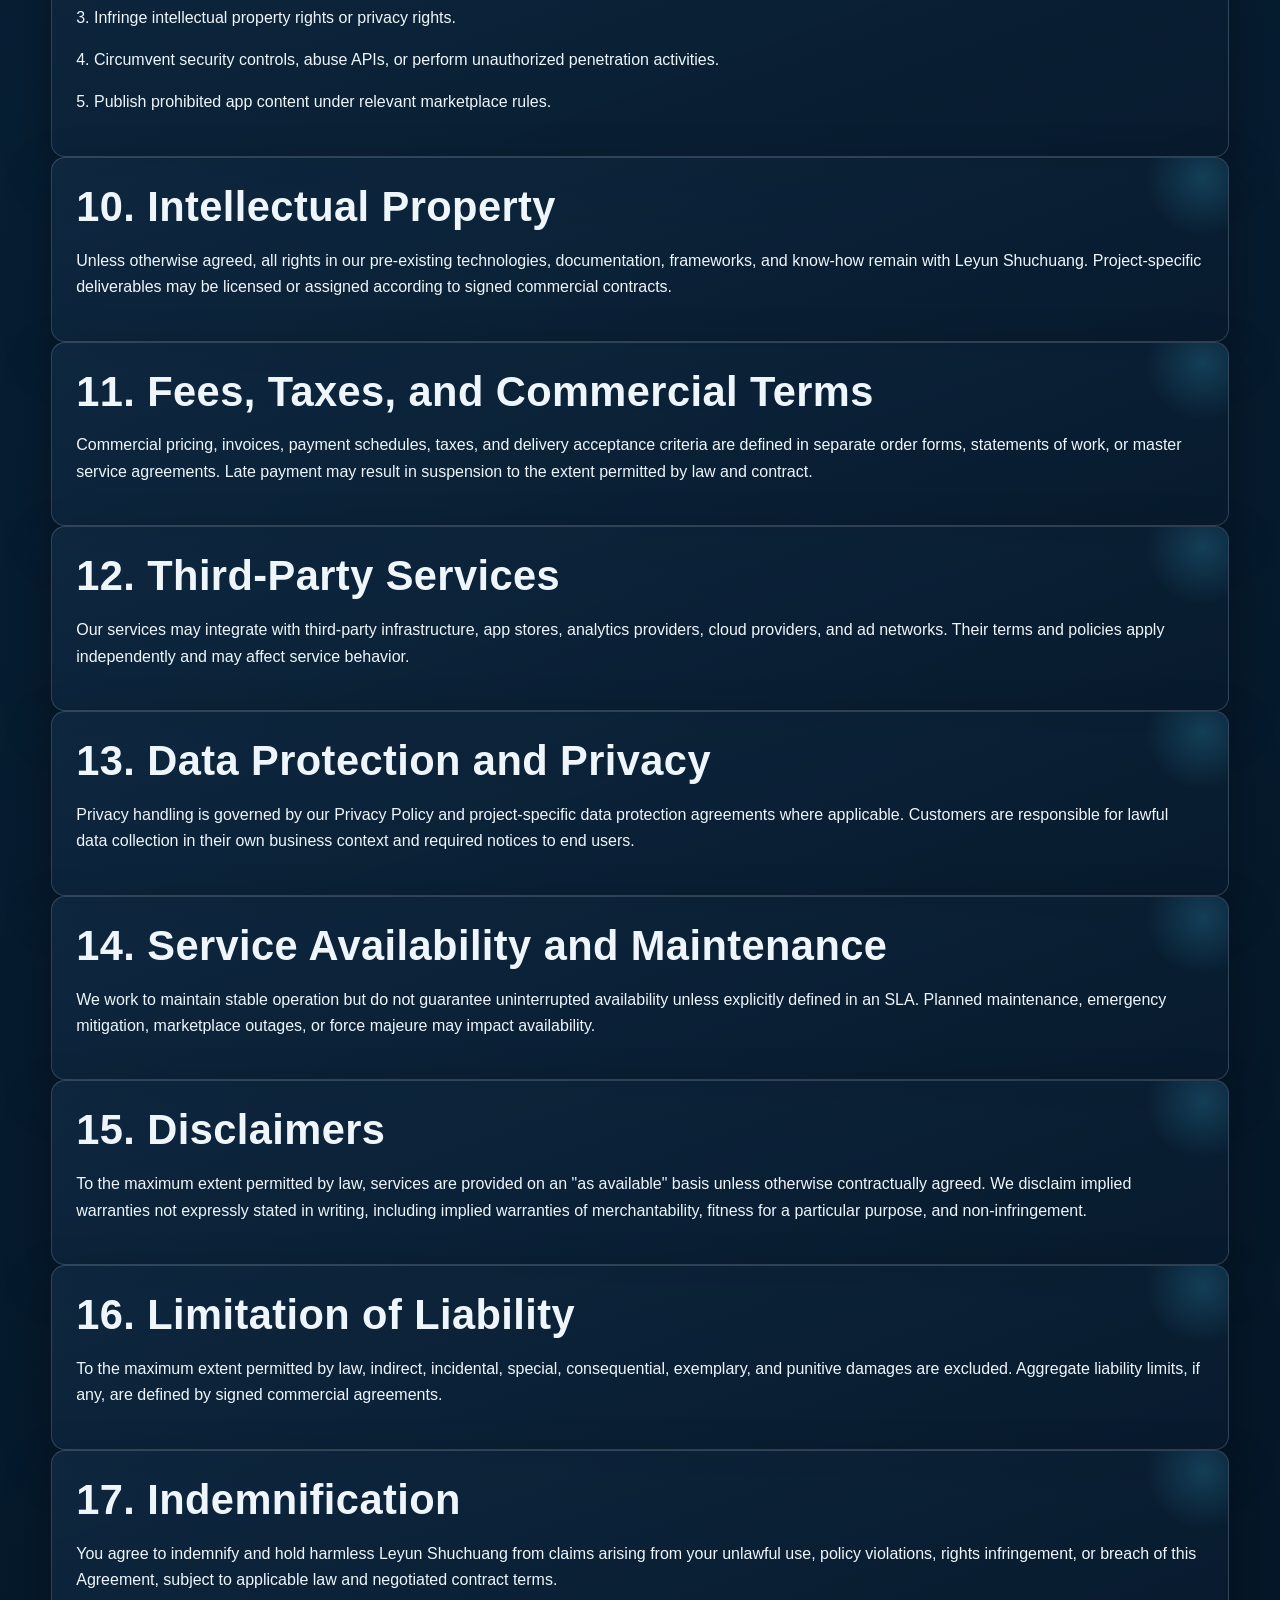
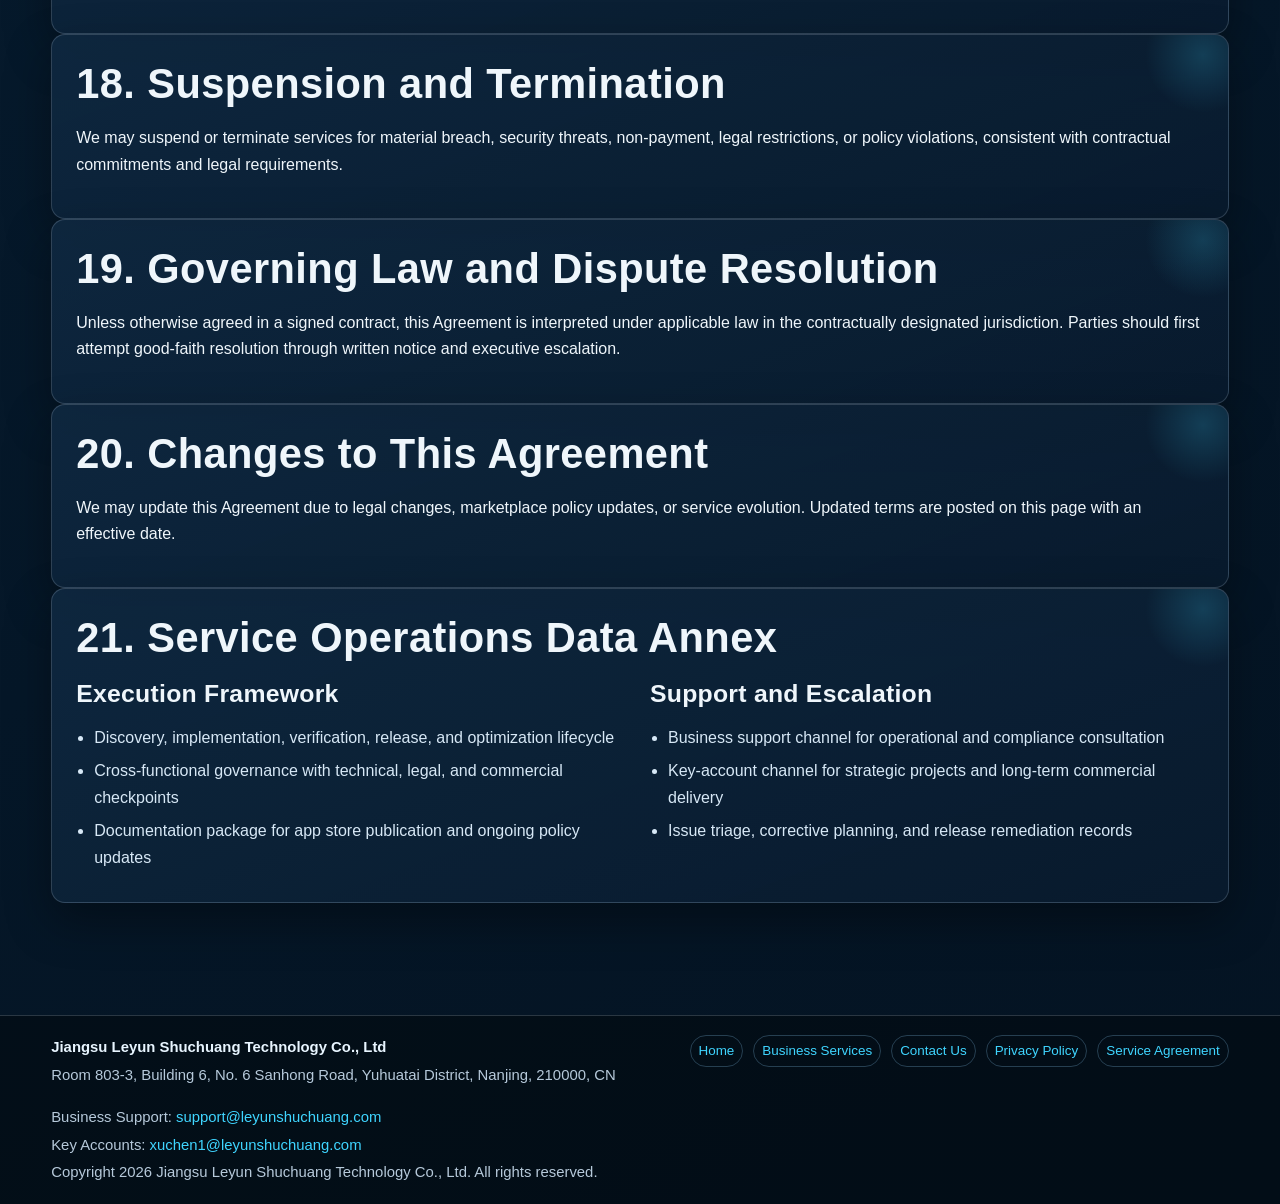
<file: service-agreement.html>
<!DOCTYPE html>
<html lang="en">
<head>
  <meta charset="UTF-8">
  <meta http-equiv="X-UA-Compatible" content="IE=edge">
  <meta name="viewport" content="width=device-width, initial-scale=1.0">
  <title>Service Agreement | Leyun Shuchuang</title>
  <meta name="description" content="Comprehensive service agreement for Jiangsu Leyun Shuchuang Technology Co., Ltd covering software services, app store operations, global compliance, age policy, and advertising monetization terms.">
  <meta name="robots" content="index,follow,max-image-preview:large,max-snippet:-1,max-video-preview:-1">
  <link rel="canonical" href="https://leyunshuchuang.com/service-agreement.html">
  <link rel="stylesheet" href="css/style.css">
</head>
<body>
  <a class="skip-link" href="#main-content">Skip to content</a>
  <header class="site-header">
    <div class="nav-shell">
      <a class="brand" href="index.html" aria-label="Leyun Shuchuang Home">
        <img src="images/logo.svg" alt="Jiangsu Leyun Shuchuang Technology Co., Ltd">
      </a>
      <button class="menu-toggle" aria-expanded="false" aria-controls="primary-nav">Menu</button>
      <nav id="primary-nav" class="nav-links" aria-label="Main navigation">
        <a href="index.html">Home</a>
        <a href="services.html">Business Services</a>
        <a href="culture.html">Corporate Culture</a>
        <a href="news.html">Corporate News</a>
        <a href="contact.html">Contact Us</a>
      </nav>
    </div>
  </header>

  <main id="main-content" class="section">
    <p class="eyebrow">Legal and Compliance</p>
    <h1>Service Agreement</h1>
    <p class="small">Effective date: May 15, 2026</p>
    <p>This Service Agreement ("Agreement") governs access to and use of website content, digital services, software products, and mobile applications provided by Jiangsu Leyun Shuchuang Technology Co., Ltd ("Leyun Shuchuang", "we", "our", or "us"). By accessing or using our services, you agree to this Agreement.</p>

    <article class="card reveal">
      <h2>1. Company Information</h2>
      <p>Company name: Jiangsu Leyun Shuchuang Technology Co., Ltd</p>
      <p>Office address: Room 803-3, Building 6, No. 6 Sanhong Road, Yuhuatai District, Nanjing, 210000, CN</p>
      <p>Website: <a href="https://leyunshuchuang.com" target="_blank" rel="noopener">leyunshuchuang.com</a></p>
      <p>Business support: <a href="mailto:support@leyunshuchuang.com">support@leyunshuchuang.com</a></p>
      <p>Key accounts: <a href="mailto:xuchen1@leyunshuchuang.com">xuchen1@leyunshuchuang.com</a></p>
    </article>

    <article class="card reveal">
      <h2>2. Scope of Services</h2>
      <p>Our service scope includes, without limitation:</p>
      <p>1. Cloud computing technology services.</p>
      <p>2. Big data technology research and development, technical consulting, and technical promotion.</p>
      <p>3. Digital technology development.</p>
      <p>4. Software development.</p>
      <p>5. Artificial intelligence application software development.</p>
      <p>6. Information system integration services.</p>
      <p>7. Data processing and storage support services.</p>
      <p>8. Digital content production services.</p>
      <p>9. Enterprise digital transformation consulting.</p>
      <p>10. Graphic design services.</p>
      <p>11. Brand strategy planning.</p>
      <p>12. Marketing planning services.</p>
      <p>13. Sales of computer software/hardware, intelligent digital products, and office equipment.</p>
      <p>14. Internet sales (excluding licensed business items; goods not prohibited or restricted by laws and regulations may be independently operated according to law).</p>
      <p>15. Mobile management application development, release, operation, and maintenance for international markets.</p>
    </article>

    <article class="card reveal">
      <h2>3. Eligibility and Acceptance</h2>
      <p>You represent that you have legal capacity to enter into this Agreement. If you use our services on behalf of an entity, you represent you have authority to bind that entity.</p>
    </article>

    <article class="card reveal">
      <h2>4. Account and Security Responsibilities</h2>
      <p>Users are responsible for maintaining account confidentiality, implementing internal access controls, and promptly notifying us of unauthorized access or security incidents.</p>
    </article>

    <article class="card reveal">
      <h2>5. App Store Distribution and Compliance</h2>
      <p>For app products published via Google Play, Apple App Store, and other app marketplaces, users and business customers agree to comply with applicable store policies, including listing disclosures, prohibited content rules, age ratings, payment rules, and user-rights disclosures.</p>
      <p>Distribution channels may include Google Play, Apple App Store, Huawei AppGallery, Samsung Galaxy Store, Xiaomi GetApps, Amazon Appstore, OPPO App Market, and vivo App Store when used by the project.</p>
      <p>Store operators are independent third parties; availability, ranking, removals, and review outcomes are outside our direct control.</p>
    </article>

    <article class="card reveal">
      <h2>6. Regional Legal and Policy Adaptation</h2>
      <p>Service operation and app distribution may involve adaptation to country and regional laws, including data privacy, consumer rights, digital service obligations, and age protection. Applicable frameworks may include GDPR/UK GDPR, CCPA/CPRA and other U.S. state laws, LGPD, PIPEDA, APPI, PDPA frameworks, PIPA, POPIA, India DPDP, and additional local rules based on deployment scope.</p>
      <p>Customers must provide accurate territory and sector requirements where local sector laws apply.</p>
    </article>

    <article class="card reveal">
      <h2>7. Age Rating and Minor Protection Obligations</h2>
      <p>Apps and services must follow age rating and child protection requirements of target markets and app stores. If your use case includes minors, you are responsible for obtaining required permissions and implementing age-appropriate controls, parental notice, and consent workflows where required.</p>
    </article>

    <article class="card reveal">
      <h2>8. Advertising and Monetization Terms</h2>
      <p>Where monetization features are enabled, supported ad formats may include app open ads, rewarded video ads, interstitial ads, and banner ads (and native ads where legally compliant).</p>
      <p>Potential ad and mediation platforms include Google AdMob, Google Ad Manager, Meta Audience Network, AppLovin MAX, Unity Ads, ironSource LevelPlay, Mintegral, Liftoff Monetize, Pangle, InMobi, Chartboost, Smaato, Start.io, Digital Turbine/Fyber, Moloco, and others as commercially required.</p>
      <p>Ad delivery must comply with all applicable laws, platform rules, user consent obligations, and SDK policy requirements. Revenue outcomes are affected by market demand, auction mechanics, geography, seasonality, and policy constraints; no guaranteed income is provided unless separately agreed in writing.</p>
    </article>

    <article class="card reveal">
      <h2>9. Acceptable Use</h2>
      <p>You must not use our services to:</p>
      <p>1. Violate laws, regulations, sanctions, or export controls.</p>
      <p>2. Distribute malware, deceptive software, or fraudulent content.</p>
      <p>3. Infringe intellectual property rights or privacy rights.</p>
      <p>4. Circumvent security controls, abuse APIs, or perform unauthorized penetration activities.</p>
      <p>5. Publish prohibited app content under relevant marketplace rules.</p>
    </article>

    <article class="card reveal">
      <h2>10. Intellectual Property</h2>
      <p>Unless otherwise agreed, all rights in our pre-existing technologies, documentation, frameworks, and know-how remain with Leyun Shuchuang. Project-specific deliverables may be licensed or assigned according to signed commercial contracts.</p>
    </article>

    <article class="card reveal">
      <h2>11. Fees, Taxes, and Commercial Terms</h2>
      <p>Commercial pricing, invoices, payment schedules, taxes, and delivery acceptance criteria are defined in separate order forms, statements of work, or master service agreements. Late payment may result in suspension to the extent permitted by law and contract.</p>
    </article>

    <article class="card reveal">
      <h2>12. Third-Party Services</h2>
      <p>Our services may integrate with third-party infrastructure, app stores, analytics providers, cloud providers, and ad networks. Their terms and policies apply independently and may affect service behavior.</p>
    </article>

    <article class="card reveal">
      <h2>13. Data Protection and Privacy</h2>
      <p>Privacy handling is governed by our Privacy Policy and project-specific data protection agreements where applicable. Customers are responsible for lawful data collection in their own business context and required notices to end users.</p>
    </article>

    <article class="card reveal">
      <h2>14. Service Availability and Maintenance</h2>
      <p>We work to maintain stable operation but do not guarantee uninterrupted availability unless explicitly defined in an SLA. Planned maintenance, emergency mitigation, marketplace outages, or force majeure may impact availability.</p>
    </article>

    <article class="card reveal">
      <h2>15. Disclaimers</h2>
      <p>To the maximum extent permitted by law, services are provided on an "as available" basis unless otherwise contractually agreed. We disclaim implied warranties not expressly stated in writing, including implied warranties of merchantability, fitness for a particular purpose, and non-infringement.</p>
    </article>

    <article class="card reveal">
      <h2>16. Limitation of Liability</h2>
      <p>To the maximum extent permitted by law, indirect, incidental, special, consequential, exemplary, and punitive damages are excluded. Aggregate liability limits, if any, are defined by signed commercial agreements.</p>
    </article>

    <article class="card reveal">
      <h2>17. Indemnification</h2>
      <p>You agree to indemnify and hold harmless Leyun Shuchuang from claims arising from your unlawful use, policy violations, rights infringement, or breach of this Agreement, subject to applicable law and negotiated contract terms.</p>
    </article>

    <article class="card reveal">
      <h2>18. Suspension and Termination</h2>
      <p>We may suspend or terminate services for material breach, security threats, non-payment, legal restrictions, or policy violations, consistent with contractual commitments and legal requirements.</p>
    </article>

    <article class="card reveal">
      <h2>19. Governing Law and Dispute Resolution</h2>
      <p>Unless otherwise agreed in a signed contract, this Agreement is interpreted under applicable law in the contractually designated jurisdiction. Parties should first attempt good-faith resolution through written notice and executive escalation.</p>
    </article>

    <article class="card reveal">
      <h2>20. Changes to This Agreement</h2>
      <p>We may update this Agreement due to legal changes, marketplace policy updates, or service evolution. Updated terms are posted on this page with an effective date.</p>
    </article>

    <article class="card reveal">
      <h2>21. Service Operations Data Annex</h2>
      <div class="grid grid-2">
        <div>
          <h3>Execution Framework</h3>
          <ul class="data-list">
            <li>Discovery, implementation, verification, release, and optimization lifecycle</li>
            <li>Cross-functional governance with technical, legal, and commercial checkpoints</li>
            <li>Documentation package for app store publication and ongoing policy updates</li>
          </ul>
        </div>
        <div>
          <h3>Support and Escalation</h3>
          <ul class="data-list">
            <li>Business support channel for operational and compliance consultation</li>
            <li>Key-account channel for strategic projects and long-term commercial delivery</li>
            <li>Issue triage, corrective planning, and release remediation records</li>
          </ul>
        </div>
      </div>
    </article>
  </main>

  <footer class="site-footer">
    <div class="footer-shell footer-compact">
      <div class="footer-company">
        <p class="small footer-title">Jiangsu Leyun Shuchuang Technology Co., Ltd</p>
        <p class="small">Room 803-3, Building 6, No. 6 Sanhong Road, Yuhuatai District, Nanjing, 210000, CN</p>
      </div>
      <nav class="footer-links" aria-label="Footer links">
        <a href="index.html">Home</a>
        <a href="services.html">Business Services</a>
        <a href="contact.html">Contact Us</a>
        <a href="privacy-policy.html">Privacy Policy</a>
        <a href="service-agreement.html">Service Agreement</a>
      </nav>
      <div class="footer-contact">
        <p class="small">Business Support: <a href="mailto:support@leyunshuchuang.com">support@leyunshuchuang.com</a></p>
        <p class="small">Key Accounts: <a href="mailto:xuchen1@leyunshuchuang.com">xuchen1@leyunshuchuang.com</a></p>
        <p class="small">Copyright <span id="year"></span> Jiangsu Leyun Shuchuang Technology Co., Ltd. All rights reserved.</p>
      </div>
    </div>
  </footer>

  <script src="js/main.js" defer></script>
</body>
</html>
</file>
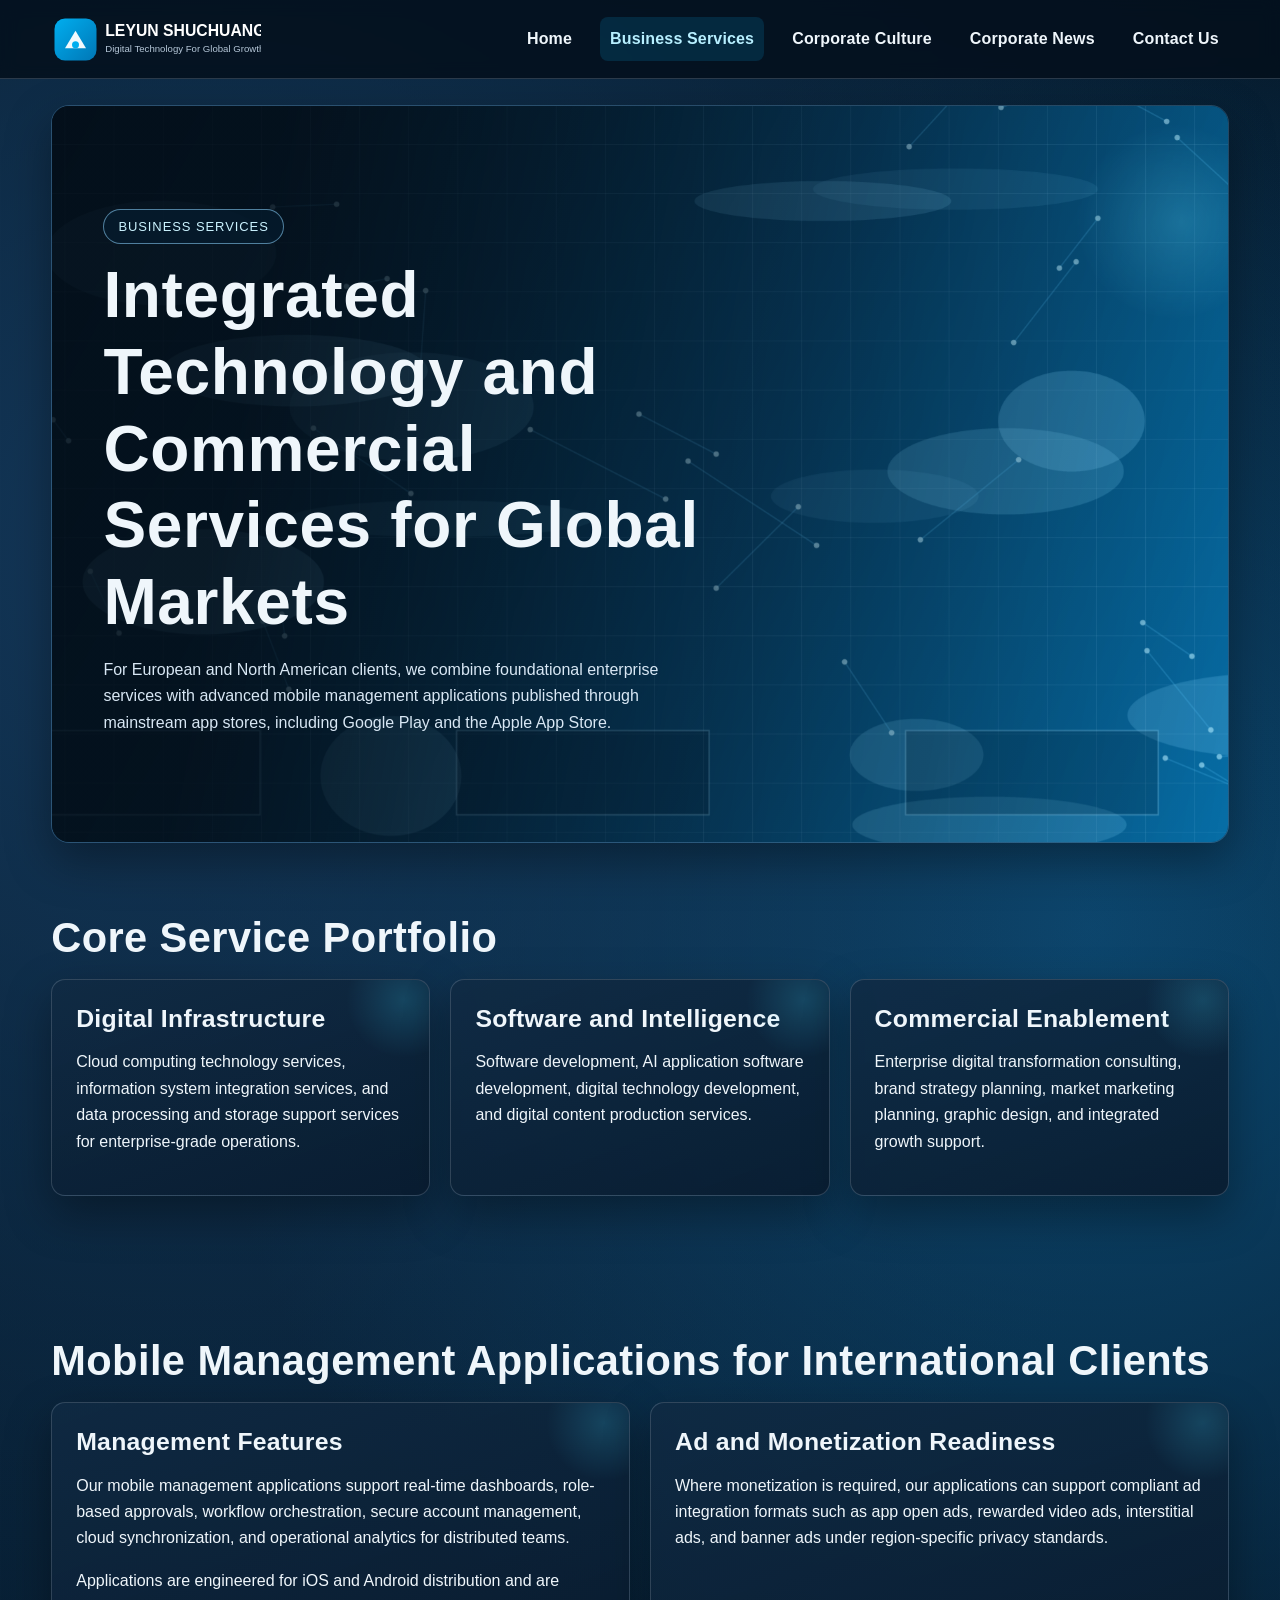
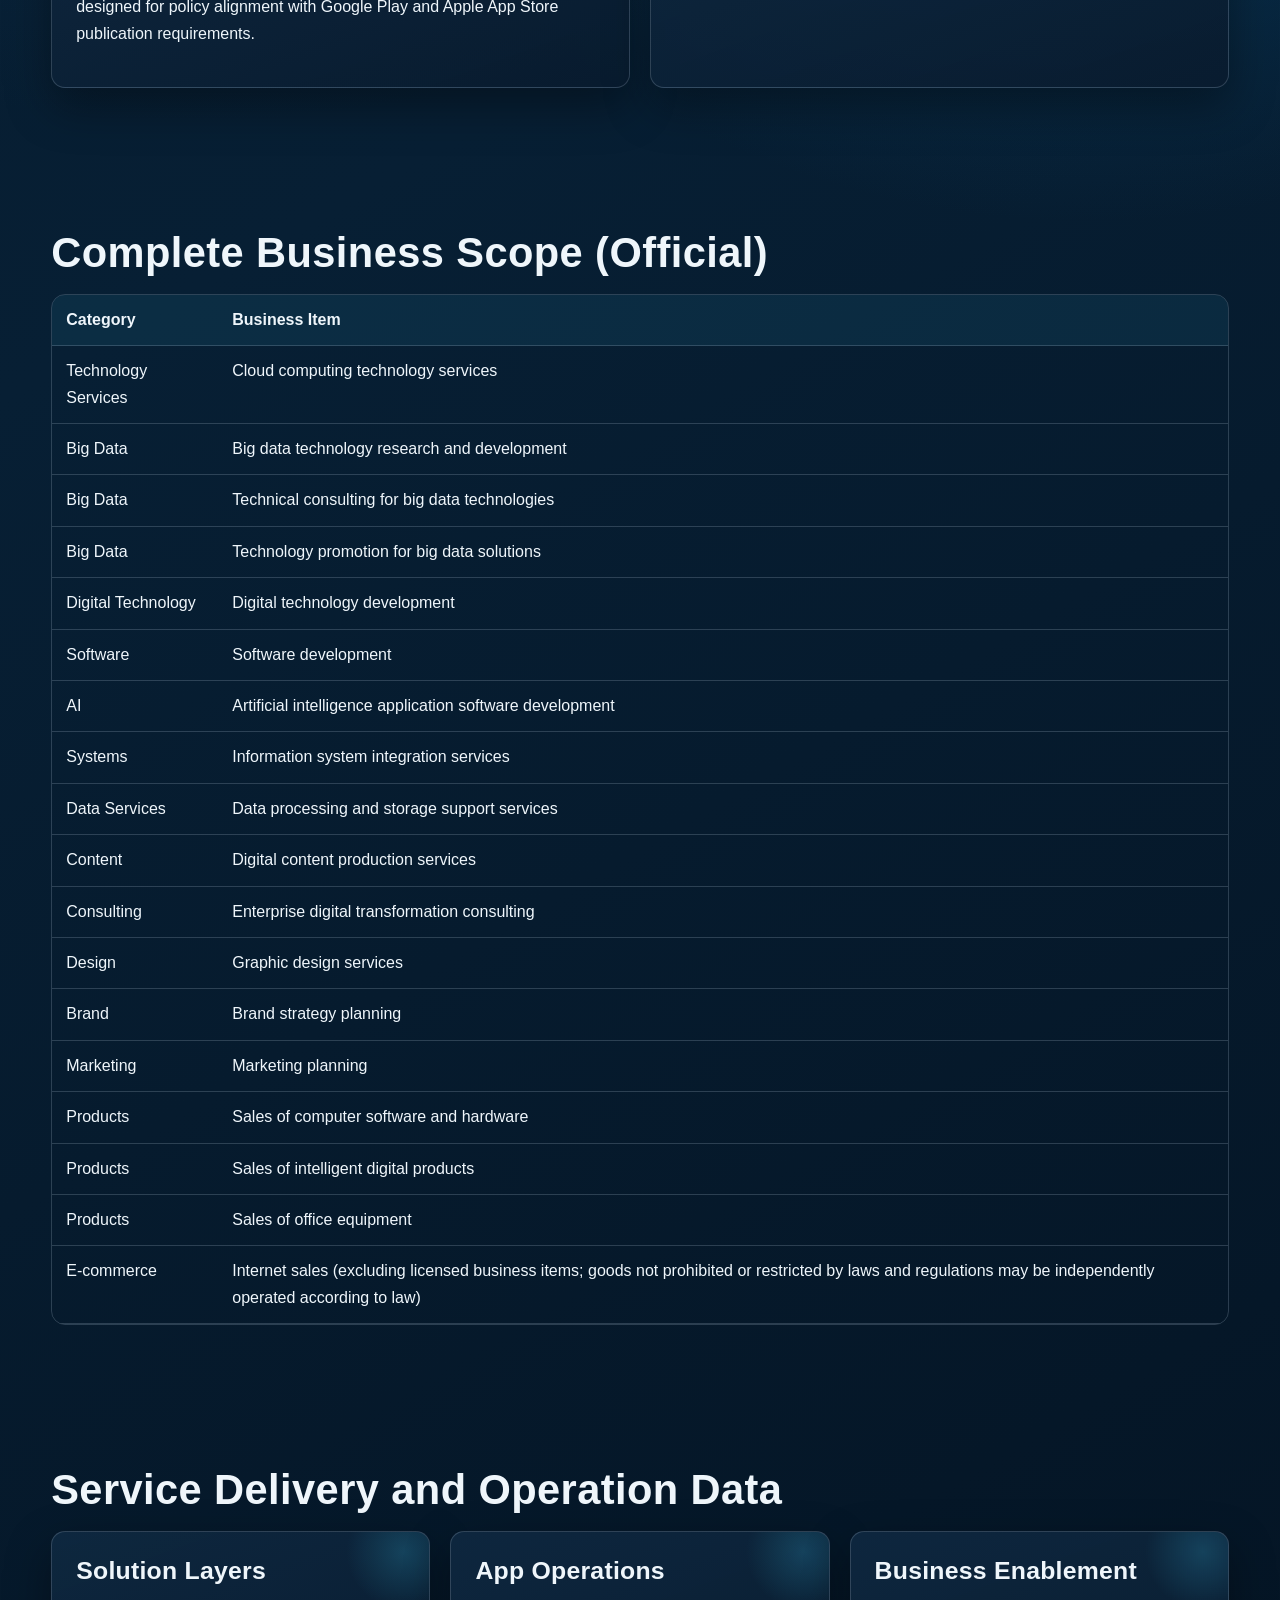
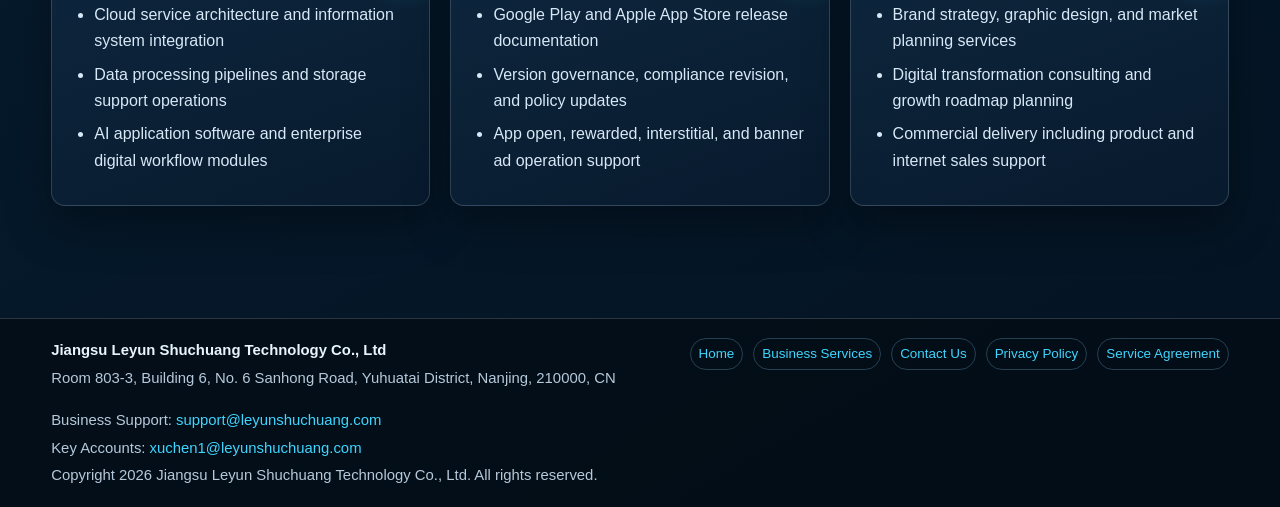
<file: services.html>
<!DOCTYPE html>
<html lang="en">
<head>
  <meta charset="UTF-8">
  <meta http-equiv="X-UA-Compatible" content="IE=edge">
  <meta name="viewport" content="width=device-width, initial-scale=1.0">
  <title>Business Services | Leyun Shuchuang</title>
  <meta name="description" content="Full business scope of Jiangsu Leyun Shuchuang Technology Co., Ltd including cloud, big data, AI, software, mobile management applications, and digital business services.">
  <meta name="robots" content="index,follow,max-image-preview:large,max-snippet:-1,max-video-preview:-1">
  <link rel="canonical" href="https://leyunshuchuang.com/services.html">
  <link rel="stylesheet" href="css/style.css">
</head>
<body>
  <a class="skip-link" href="#main-content">Skip to content</a>
  <header class="site-header">
    <div class="nav-shell">
      <a class="brand" href="index.html" aria-label="Leyun Shuchuang Home">
        <img src="images/logo.svg" alt="Jiangsu Leyun Shuchuang Technology Co., Ltd">
      </a>
      <button class="menu-toggle" aria-expanded="false" aria-controls="primary-nav">Menu</button>
      <nav id="primary-nav" class="nav-links" aria-label="Main navigation">
        <a href="index.html">Home</a>
        <a class="active" href="services.html">Business Services</a>
        <a href="culture.html">Corporate Culture</a>
        <a href="news.html">Corporate News</a>
        <a href="contact.html">Contact Us</a>
      </nav>
    </div>
  </header>

  <main id="main-content">
    <section class="hero">
      <img class="hero-bg" src="images/hero-tech.png" alt="Business technology services">
      <div class="hero-content">
        <p class="eyebrow">Business Services</p>
        <h1>Integrated Technology and Commercial Services for Global Markets</h1>
        <p class="lead">For European and North American clients, we combine foundational enterprise services with advanced mobile management applications published through mainstream app stores, including Google Play and the Apple App Store.</p>
      </div>
    </section>

    <section class="section reveal">
      <h2>Core Service Portfolio</h2>
      <div class="grid grid-3 stagger">
        <article class="card">
          <h3>Digital Infrastructure</h3>
          <p>Cloud computing technology services, information system integration services, and data processing and storage support services for enterprise-grade operations.</p>
        </article>
        <article class="card">
          <h3>Software and Intelligence</h3>
          <p>Software development, AI application software development, digital technology development, and digital content production services.</p>
        </article>
        <article class="card">
          <h3>Commercial Enablement</h3>
          <p>Enterprise digital transformation consulting, brand strategy planning, market marketing planning, graphic design, and integrated growth support.</p>
        </article>
      </div>
    </section>

    <section class="section reveal">
      <h2>Mobile Management Applications for International Clients</h2>
      <div class="grid grid-2 stagger">
        <article class="card">
          <h3>Management Features</h3>
          <p>Our mobile management applications support real-time dashboards, role-based approvals, workflow orchestration, secure account management, cloud synchronization, and operational analytics for distributed teams.</p>
          <p>Applications are engineered for iOS and Android distribution and are designed for policy alignment with Google Play and Apple App Store publication requirements.</p>
        </article>
        <article class="card">
          <h3>Ad and Monetization Readiness</h3>
          <p>Where monetization is required, our applications can support compliant ad integration formats such as app open ads, rewarded video ads, interstitial ads, and banner ads under region-specific privacy standards.</p>
        </article>
      </div>
    </section>

    <section class="section reveal">
      <h2>Complete Business Scope (Official)</h2>
      <div class="table-wrap">
        <table>
          <thead>
            <tr>
              <th>Category</th>
              <th>Business Item</th>
            </tr>
          </thead>
          <tbody>
            <tr><td>Technology Services</td><td>Cloud computing technology services</td></tr>
            <tr><td>Big Data</td><td>Big data technology research and development</td></tr>
            <tr><td>Big Data</td><td>Technical consulting for big data technologies</td></tr>
            <tr><td>Big Data</td><td>Technology promotion for big data solutions</td></tr>
            <tr><td>Digital Technology</td><td>Digital technology development</td></tr>
            <tr><td>Software</td><td>Software development</td></tr>
            <tr><td>AI</td><td>Artificial intelligence application software development</td></tr>
            <tr><td>Systems</td><td>Information system integration services</td></tr>
            <tr><td>Data Services</td><td>Data processing and storage support services</td></tr>
            <tr><td>Content</td><td>Digital content production services</td></tr>
            <tr><td>Consulting</td><td>Enterprise digital transformation consulting</td></tr>
            <tr><td>Design</td><td>Graphic design services</td></tr>
            <tr><td>Brand</td><td>Brand strategy planning</td></tr>
            <tr><td>Marketing</td><td>Marketing planning</td></tr>
            <tr><td>Products</td><td>Sales of computer software and hardware</td></tr>
            <tr><td>Products</td><td>Sales of intelligent digital products</td></tr>
            <tr><td>Products</td><td>Sales of office equipment</td></tr>
            <tr><td>E-commerce</td><td>Internet sales (excluding licensed business items; goods not prohibited or restricted by laws and regulations may be independently operated according to law)</td></tr>
          </tbody>
        </table>
      </div>
    </section>

    <section class="section reveal">
      <h2>Service Delivery and Operation Data</h2>
      <div class="grid grid-3 stagger">
        <article class="card">
          <h3>Solution Layers</h3>
          <ul class="data-list">
            <li>Cloud service architecture and information system integration</li>
            <li>Data processing pipelines and storage support operations</li>
            <li>AI application software and enterprise digital workflow modules</li>
          </ul>
        </article>
        <article class="card">
          <h3>App Operations</h3>
          <ul class="data-list">
            <li>Google Play and Apple App Store release documentation</li>
            <li>Version governance, compliance revision, and policy updates</li>
            <li>App open, rewarded, interstitial, and banner ad operation support</li>
          </ul>
        </article>
        <article class="card">
          <h3>Business Enablement</h3>
          <ul class="data-list">
            <li>Brand strategy, graphic design, and market planning services</li>
            <li>Digital transformation consulting and growth roadmap planning</li>
            <li>Commercial delivery including product and internet sales support</li>
          </ul>
        </article>
      </div>
    </section>
  </main>

  <footer class="site-footer">
    <div class="footer-shell footer-compact">
      <div class="footer-company">
        <p class="small footer-title">Jiangsu Leyun Shuchuang Technology Co., Ltd</p>
        <p class="small">Room 803-3, Building 6, No. 6 Sanhong Road, Yuhuatai District, Nanjing, 210000, CN</p>
      </div>
      <nav class="footer-links" aria-label="Footer links">
        <a href="index.html">Home</a>
        <a href="services.html">Business Services</a>
        <a href="contact.html">Contact Us</a>
        <a href="privacy-policy.html">Privacy Policy</a>
        <a href="service-agreement.html">Service Agreement</a>
      </nav>
      <div class="footer-contact">
        <p class="small">Business Support: <a href="mailto:support@leyunshuchuang.com">support@leyunshuchuang.com</a></p>
        <p class="small">Key Accounts: <a href="mailto:xuchen1@leyunshuchuang.com">xuchen1@leyunshuchuang.com</a></p>
        <p class="small">Copyright <span id="year"></span> Jiangsu Leyun Shuchuang Technology Co., Ltd. All rights reserved.</p>
      </div>
    </div>
  </footer>

  <script src="js/main.js" defer></script>
</body>
</html>
</file>
<file: css/style.css>
:root {
  --bg: #061a2b;
  --bg-soft: #0c2b44;
  --bg-card: #0f2238;
  --ink: #eff6fb;
  --ink-muted: #b6c9da;
  --line: rgba(182, 201, 218, 0.22);
  --brand: #00aeef;
  --brand-2: #3fd5ff;
  --accent: #ff8a00;
  --success: #1bb55c;
  --radius: 14px;
  --shadow: 0 18px 45px rgba(0, 0, 0, 0.35);
  --max-width: 1240px;
}

* {
  box-sizing: border-box;
}

html {
  scroll-behavior: smooth;
}

body {
  margin: 0;
  font-family: "Segoe UI", "Helvetica Neue", Helvetica, Arial, sans-serif;
  background: radial-gradient(circle at 15% 15%, #14385a 0%, transparent 35%),
    radial-gradient(circle at 85% 25%, #0b4870 0%, transparent 30%),
    linear-gradient(150deg, var(--bg) 0%, #071f34 45%, #041322 100%);
  color: var(--ink);
  line-height: 1.65;
  overflow-x: hidden;
}

img {
  max-width: 100%;
  display: block;
}

a {
  color: var(--brand-2);
  text-decoration: none;
}

a:hover,
a:focus-visible {
  color: #8fe7ff;
}

.skip-link {
  position: absolute;
  left: -999px;
  top: 8px;
  background: #fff;
  color: #000;
  padding: 10px 14px;
  border-radius: 8px;
  z-index: 9999;
}

.skip-link:focus {
  left: 8px;
}

.site-header {
  position: sticky;
  top: 0;
  z-index: 120;
  backdrop-filter: blur(8px);
  background: rgba(4, 16, 29, 0.86);
  border-bottom: 1px solid var(--line);
}

.nav-shell {
  width: min(var(--max-width), 92vw);
  margin: 0 auto;
  display: flex;
  align-items: center;
  justify-content: space-between;
  gap: 20px;
  min-height: 78px;
}

.brand {
  display: flex;
  align-items: center;
  gap: 12px;
}

.brand img {
  width: 210px;
  height: auto;
}

.nav-links {
  display: flex;
  align-items: center;
  gap: 18px;
}

.nav-links a {
  color: var(--ink);
  font-weight: 600;
  letter-spacing: 0.01em;
  padding: 9px 10px;
  border-radius: 8px;
  transition: background 0.25s ease, color 0.25s ease;
}

.nav-links a.active,
.nav-links a:hover {
  background: rgba(0, 174, 239, 0.15);
  color: #b7efff;
}

.menu-toggle {
  display: none;
  background: transparent;
  border: 1px solid var(--line);
  color: var(--ink);
  border-radius: 8px;
  padding: 6px 10px;
}

main {
  min-height: 65vh;
}

.section {
  width: min(var(--max-width), 92vw);
  margin: 0 auto;
  padding: 70px 0;
}

.hero {
  position: relative;
  isolation: isolate;
  width: min(var(--max-width), 92vw);
  margin: 26px auto 0;
  min-height: 76vh;
  border-radius: 18px;
  overflow: hidden;
  border: 1px solid rgba(143, 211, 255, 0.22);
  box-shadow: var(--shadow);
}

.hero::after {
  content: "";
  position: absolute;
  inset: 0;
  background: linear-gradient(100deg, rgba(4, 14, 24, 0.85) 18%, rgba(4, 14, 24, 0.35) 62%, rgba(0, 174, 239, 0.12) 100%);
  z-index: 1;
}

.hero-bg {
  position: absolute;
  inset: 0;
  width: 100%;
  height: 100%;
  object-fit: cover;
  transform: scale(1.06);
  animation: zoomReveal 8s ease forwards;
}

.hero-content {
  position: relative;
  z-index: 2;
  width: min(760px, 92%);
  padding: clamp(36px, 7vw, 90px) clamp(24px, 4vw, 55px);
}

.eyebrow {
  display: inline-flex;
  align-items: center;
  gap: 8px;
  border: 1px solid rgba(143, 211, 255, 0.55);
  border-radius: 999px;
  padding: 6px 14px;
  font-size: 13px;
  letter-spacing: 0.07em;
  text-transform: uppercase;
  color: #cbf3ff;
  background: rgba(6, 30, 49, 0.6);
}

h1,
h2,
h3 {
  line-height: 1.2;
  margin: 0 0 16px;
  letter-spacing: 0.01em;
}

h1 {
  font-size: clamp(2rem, 5.2vw, 4rem);
}

h2 {
  font-size: clamp(1.6rem, 3.6vw, 2.6rem);
}

h3 {
  font-size: clamp(1.2rem, 2.2vw, 1.55rem);
}

.lead {
  color: #d8e7f4;
  max-width: 64ch;
}

.btn-row {
  margin-top: 24px;
  display: flex;
  flex-wrap: wrap;
  gap: 12px;
}

.btn {
  display: inline-flex;
  align-items: center;
  justify-content: center;
  padding: 12px 22px;
  border-radius: 999px;
  border: 1px solid transparent;
  font-weight: 700;
  letter-spacing: 0.02em;
  transition: transform 0.25s ease, box-shadow 0.25s ease, background 0.25s ease;
}

.btn-primary {
  color: #032437;
  background: linear-gradient(120deg, var(--brand-2), var(--brand));
}

.btn-ghost {
  color: #ddf5ff;
  border-color: rgba(143, 211, 255, 0.5);
  background: rgba(8, 30, 47, 0.42);
}

.btn:hover {
  transform: translateY(-2px);
  box-shadow: 0 10px 24px rgba(0, 174, 239, 0.25);
}

.grid {
  display: grid;
  gap: 20px;
}

.grid-2 {
  grid-template-columns: repeat(2, minmax(0, 1fr));
}

.grid-3 {
  grid-template-columns: repeat(3, minmax(0, 1fr));
}

.card {
  background: linear-gradient(160deg, rgba(16, 42, 67, 0.84), rgba(9, 27, 46, 0.88));
  border: 1px solid var(--line);
  border-radius: var(--radius);
  padding: 24px;
  box-shadow: var(--shadow);
  position: relative;
  overflow: hidden;
}

.card::before {
  content: "";
  position: absolute;
  width: 120px;
  height: 120px;
  right: -35px;
  top: -40px;
  background: radial-gradient(circle, rgba(63, 213, 255, 0.18), transparent 68%);
}

.icon-chip {
  width: 58px;
  height: 58px;
  border-radius: 12px;
  display: grid;
  place-items: center;
  background: rgba(0, 174, 239, 0.09);
  border: 1px solid rgba(143, 211, 255, 0.34);
  margin-bottom: 16px;
}

.kpi {
  font-size: clamp(2.2rem, 4vw, 3rem);
  font-weight: 800;
  color: var(--brand-2);
  margin-bottom: 6px;
}

.banner {
  position: relative;
  width: min(var(--max-width), 92vw);
  margin: 0 auto;
  border-radius: 16px;
  overflow: hidden;
  border: 1px solid var(--line);
  box-shadow: var(--shadow);
}

.banner img {
  width: 100%;
  height: 380px;
  object-fit: cover;
}

.banner-overlay::after {
  content: "";
  position: absolute;
  inset: 0;
  background: linear-gradient(95deg, rgba(3, 14, 24, 0.88) 8%, rgba(3, 14, 24, 0.5) 45%, rgba(3, 14, 24, 0.12) 100%);
}

.banner-content {
  position: absolute;
  z-index: 2;
  left: clamp(20px, 4vw, 48px);
  top: 50%;
  transform: translateY(-50%);
  max-width: min(560px, 82%);
}

.banner-content h3 {
  margin-bottom: 10px;
}

.banner-content p {
  margin: 0;
  color: #d6e8f7;
}

.timeline {
  position: relative;
  margin-top: 22px;
}

.timeline::before {
  content: "";
  position: absolute;
  left: 10px;
  top: 6px;
  bottom: 6px;
  width: 2px;
  background: linear-gradient(#8fe7ff, transparent);
}

.timeline-item {
  position: relative;
  padding-left: 42px;
  margin-bottom: 26px;
}

.timeline-item::before {
  content: "";
  position: absolute;
  width: 12px;
  height: 12px;
  left: 4px;
  top: 7px;
  border-radius: 50%;
  background: var(--brand-2);
  box-shadow: 0 0 0 6px rgba(63, 213, 255, 0.16);
}

.news-item {
  border-bottom: 1px dashed rgba(182, 201, 218, 0.35);
  padding: 16px 0;
}

.news-item:last-child {
  border-bottom: 0;
}

.tag {
  display: inline-block;
  padding: 4px 10px;
  border-radius: 999px;
  background: rgba(255, 138, 0, 0.17);
  color: #ffd2a0;
  font-size: 12px;
  margin-right: 8px;
}

.table-wrap {
  overflow-x: auto;
  border: 1px solid var(--line);
  border-radius: var(--radius);
}

table {
  width: 100%;
  border-collapse: collapse;
  min-width: 700px;
}

th,
td {
  text-align: left;
  padding: 12px 14px;
  border-bottom: 1px solid var(--line);
  vertical-align: top;
}

th {
  background: rgba(63, 213, 255, 0.08);
}

.small {
  font-size: 0.93rem;
  color: var(--ink-muted);
}

.data-list {
  margin: 10px 0 0;
  padding-left: 18px;
}

.data-list li {
  margin: 7px 0;
  color: #d7e8f6;
}

.site-footer {
  margin-top: 42px;
  border-top: 1px solid var(--line);
  background: rgba(3, 13, 22, 0.88);
}

.footer-shell {
  width: min(var(--max-width), 92vw);
  margin: 0 auto;
  padding: 16px 0;
  display: flex;
  flex-wrap: wrap;
  align-items: flex-start;
  justify-content: space-between;
  gap: 12px;
}

.footer-compact {
  font-size: 0.9rem;
}

.footer-company,
.footer-contact {
  min-width: 240px;
}

.footer-title {
  font-weight: 700;
  color: #e8f5ff;
  margin: 0 0 4px;
}

.footer-company p,
.footer-contact p {
  margin: 3px 0;
}

.footer-links {
  display: flex;
  flex-wrap: wrap;
  align-items: center;
  gap: 10px;
  padding-top: 3px;
}

.footer-links a {
  padding: 4px 8px;
  border: 1px solid rgba(143, 211, 255, 0.25);
  border-radius: 999px;
  font-size: 0.84rem;
}

.reveal {
  opacity: 0;
  transform: translateY(18px);
  transition: opacity 0.7s ease, transform 0.7s ease;
}

.reveal.is-visible {
  opacity: 1;
  transform: translateY(0);
}

.stagger > * {
  opacity: 0;
  transform: translateY(16px);
}

.stagger.is-visible > * {
  animation: staggerIn 0.55s ease forwards;
}

.stagger.is-visible > *:nth-child(2) { animation-delay: 0.08s; }
.stagger.is-visible > *:nth-child(3) { animation-delay: 0.16s; }
.stagger.is-visible > *:nth-child(4) { animation-delay: 0.24s; }
.stagger.is-visible > *:nth-child(5) { animation-delay: 0.32s; }
.stagger.is-visible > *:nth-child(6) { animation-delay: 0.40s; }

@keyframes zoomReveal {
  from { transform: scale(1.14); }
  to { transform: scale(1.03); }
}

@keyframes staggerIn {
  from {
    opacity: 0;
    transform: translateY(16px);
  }
  to {
    opacity: 1;
    transform: translateY(0);
  }
}

@media (max-width: 980px) {
  .grid-3 {
    grid-template-columns: repeat(2, minmax(0, 1fr));
  }

  .nav-links {
    position: fixed;
    right: 16px;
    top: 84px;
    width: min(320px, calc(100vw - 32px));
    flex-direction: column;
    align-items: stretch;
    background: rgba(5, 18, 31, 0.98);
    border: 1px solid var(--line);
    border-radius: 14px;
    padding: 12px;
    box-shadow: var(--shadow);
    display: none;
  }

  .nav-links.open {
    display: flex;
  }

  .menu-toggle {
    display: inline-flex;
  }
}

@media (max-width: 760px) {
  .grid-2,
  .grid-3 {
    grid-template-columns: 1fr;
  }

  .hero {
    min-height: 66vh;
  }

  .banner img {
    height: 260px;
  }

  .banner-content {
    left: 16px;
    right: 16px;
    max-width: none;
  }

  .footer-shell {
    gap: 8px;
  }

  .footer-links {
    width: 100%;
  }
}

@media (prefers-reduced-motion: reduce) {
  *, *::before, *::after {
    animation: none !important;
    transition: none !important;
    scroll-behavior: auto !important;
  }
}
</file>
